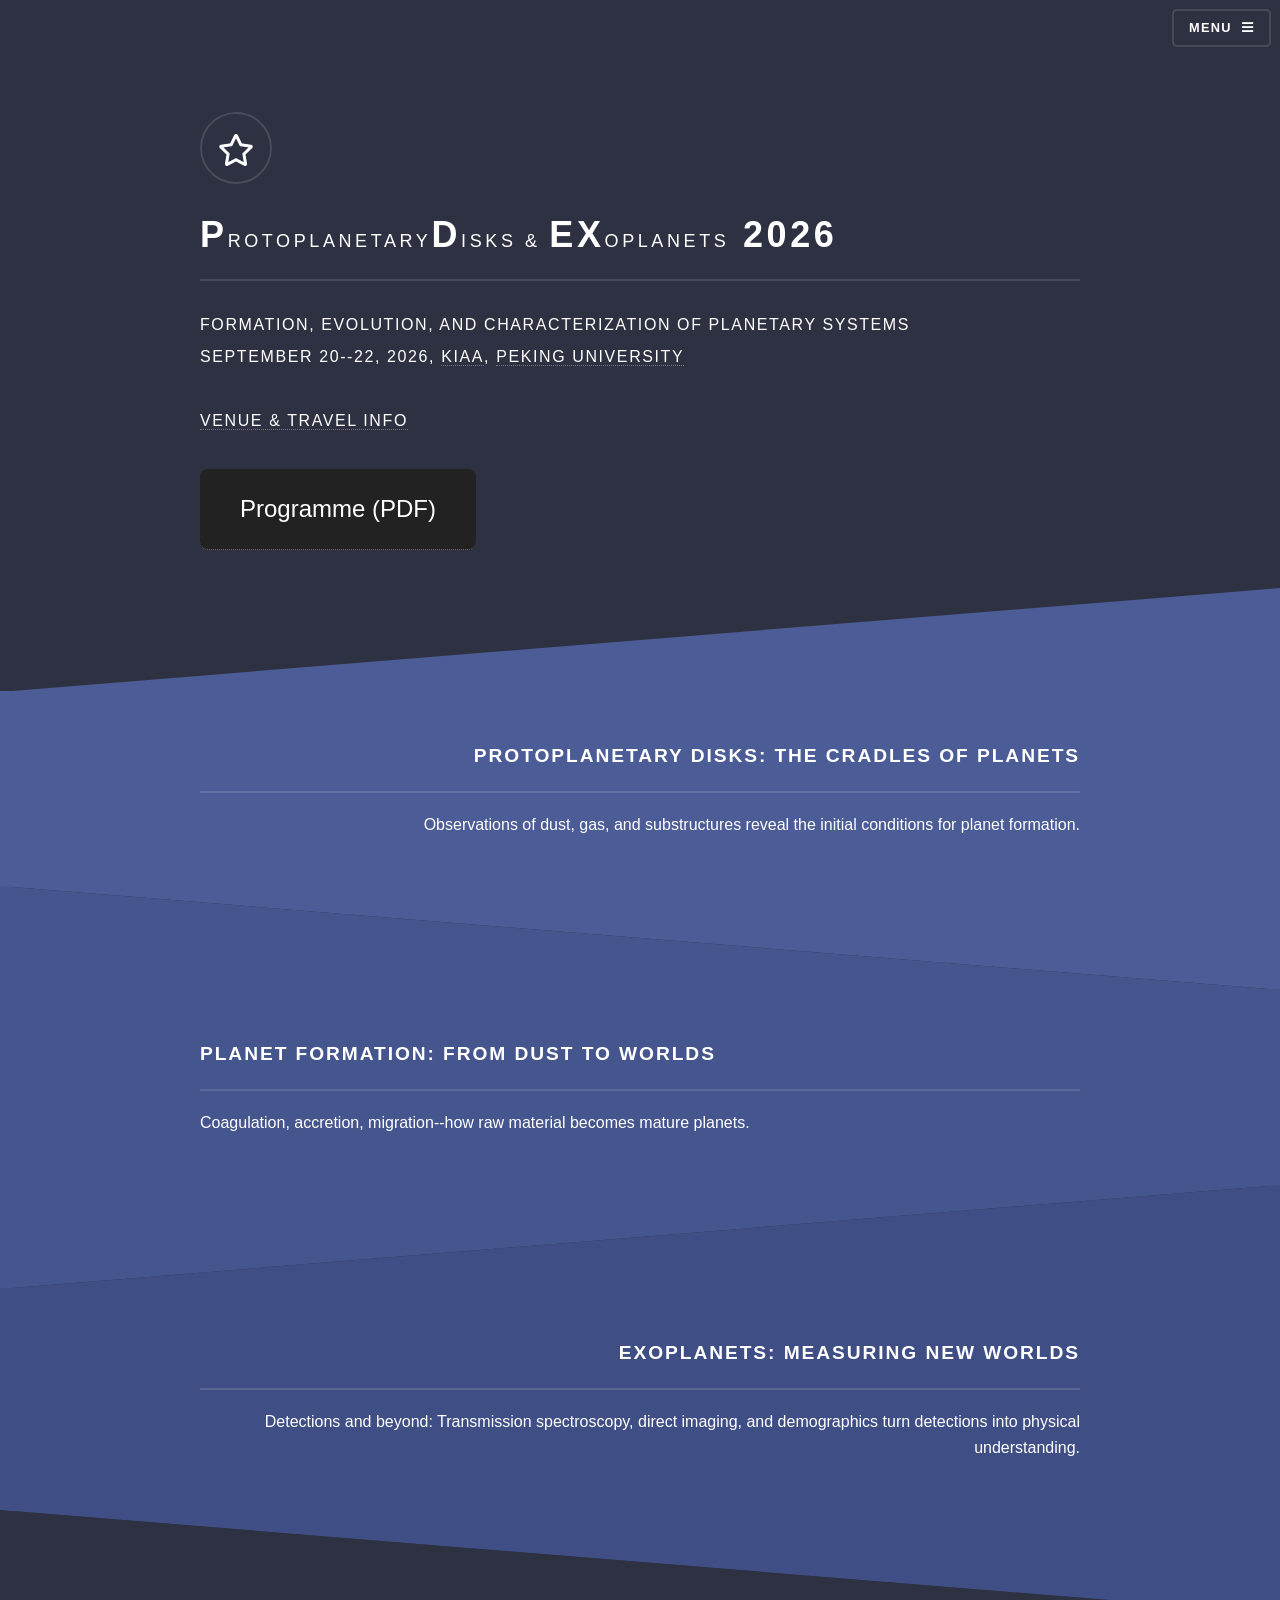
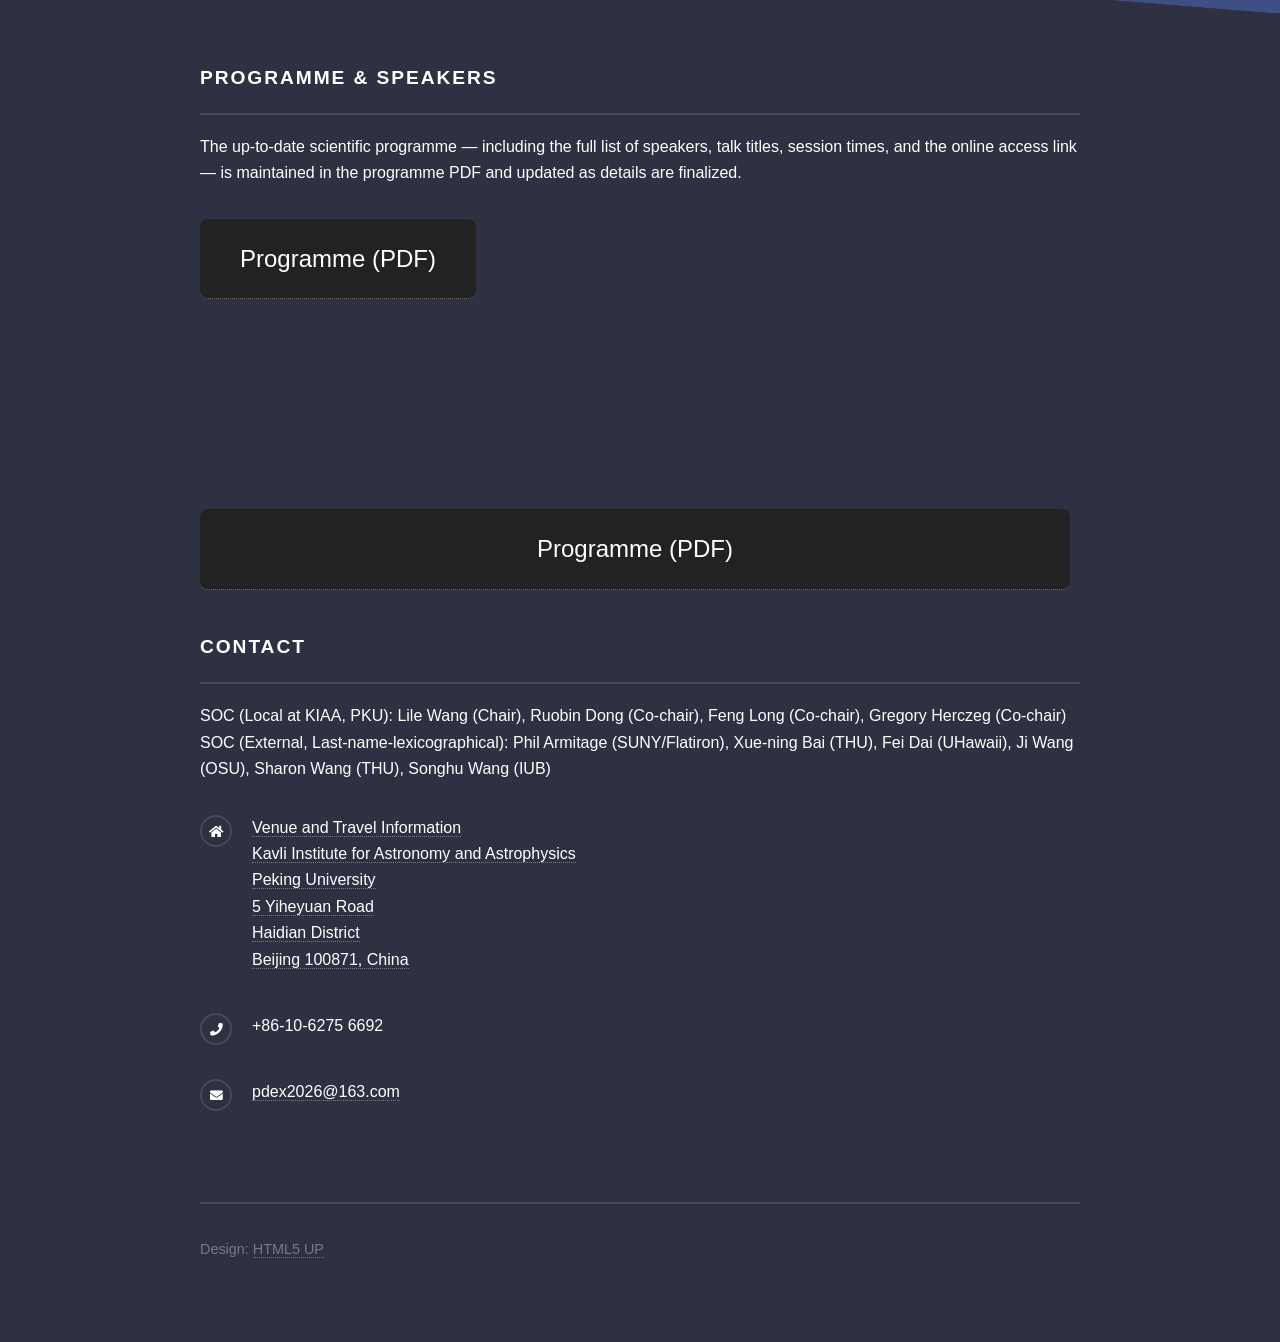
<file: index.html>
<!DOCTYPE HTML>
<!--
	Solid State by HTML5 UP
	html5up.net | @ajlkn
	Free for personal and commercial use under the CCA 3.0 license (html5up.net/license)
  -->
<html lang="en">
  <head>
	<title>PDEx2026</title>
	<meta charset="utf-8" />
	<meta name="viewport" content="width=device-width, initial-scale=1, user-scalable=no" />
	<link rel="stylesheet" href="assets/css/main.css" />
	<noscript><link rel="stylesheet" href="assets/css/noscript.css" /></noscript>
    <style>
      .large-btn {
        display: inline-block; /* Essential for padding and width */
        padding: 20px 40px;    /* Increases size */
        font-size: 24px;       /* Increases text size */
        background-color: #222222;
        color: white;
        text-decoration: none; /* Removes underline */
        border-radius: 8px;    /* Rounded corners */
        text-align: center;
        transition: background-color 0.3s;
        margin: 0 10px 10px 0;
      }
      .large-btn:hover {
        background-color: #444444;
      }
    </style>
  </head>

  <body class="is-preload">

	<!-- Page Wrapper -->
	<div id="page-wrapper">

	  <!-- Header -->
	  <header id="header" class="alt">
		<h1><a href="index.html">PDEx 2026</a></h1>
		<nav>
		  <a href="#menu">Menu</a>          
		</nav>
	  </header>

	  <!-- Menu -->
	  <nav id="menu">
		<div class="inner">
		  <h2>Menu</h2>
		  <ul class="links">
			<li><a href="index.html">Home</a></li>
			<li><a href="accommodation.html">Venue & Travel</a></li>
		  </ul>
		  <a href="#" class="close">Close</a>
		</div>
	  </nav>

	  <!-- Banner -->
	  <section id="banner">
		<div class="inner">
		  <div class="logo"><span class="icon fa-star"></span></div>
		  <h2>P<span style="font-size: 0.5em;">rotoplanetary</span>D<span style="font-size: 0.5em;">isks & </span> 
            Ex<span style="font-size: 0.5em;">oplanets</span> 2026</h2>
		  <p>Formation, Evolution, and Characterization of Planetary Systems <br>
            September 20--22, 2026, <a href="https://kiaa.pku.edu.cn/">KIAA</a>,
            <a href="https://english.pku.edu.cn"> Peking University</a>
          </p>
		  <p> <a href="accommodation.html"> Venue & Travel Info </a> </p>
          <a href="pdex2026_schedule.pdf" class="large-btn">Programme (PDF)</a>
		</div>
	  </section>

	  <!-- Wrapper -->
	  <section id="wrapper">

		<!-- One -->
		<section id="one" class="wrapper spotlight style1">
		  <div class="inner">
			<div class="content">
			  <h2 class="major">Protoplanetary Disks: The Cradles of Planets</h2>
			  <p>Observations of dust, gas, and substructures reveal the initial conditions for planet formation.</p>
			  <!-- <a href="#" class="special">Learn more</a> -->
			</div>
		  </div>
		</section>

		<!-- Two -->
		<section id="two" class="wrapper alt spotlight style2">
		  <div class="inner">
			<div class="content">
			  <h2 class="major">Planet Formation: From Dust to Worlds</h2>
			  <p>Coagulation, accretion, migration--how raw material becomes mature planets.</p>
			  <!-- <a href="#" class="special">Learn more</a> -->
			</div>
		  </div>
		</section>

		<!-- Three -->
		<section id="three" class="wrapper spotlight style3">
		  <div class="inner">
			<div class="content">
			  <h2 class="major">Exoplanets: Measuring New Worlds</h2>
			  <p>Detections and beyond: Transmission spectroscopy, direct imaging, and demographics turn detections into physical understanding.</p>
			  <!-- <a href="#" class="special">Learn more</a> -->
			</div>
		  </div>
		</section>

		<!-- Four -->
		<section id="four" class="wrapper alt style1">
		  <div class="inner">
			<h2 class="major">Programme &amp; Speakers</h2>
			<p>The up-to-date scientific programme &mdash; including the full list of
			   speakers, talk titles, session times, and the online access link &mdash;
			   is maintained in the programme PDF and updated as details are finalized.</p>
			<a href="pdex2026_schedule.pdf" class="large-btn">Programme (PDF)</a>
		  </div>
		</section>
      </section>

      <!-- Footer -->
	  <section id="footer">
		<div class="inner">
          <a href="pdex2026_schedule.pdf" class="large-btn">Programme (PDF)</a>

          
		  <h2 class="major">
            <br> Contact</h2>
		  <p>SOC (Local at KIAA, PKU): Lile Wang (Chair), Ruobin Dong (Co-chair),
            Feng Long (Co-chair), Gregory Herczeg (Co-chair) <br>
            SOC (External, Last-name-lexicographical): Phil Armitage (SUNY/Flatiron),
            Xue-ning Bai (THU), Fei Dai (UHawaii), Ji Wang (OSU),
            Sharon Wang (THU), Songhu Wang (IUB)  </p>
		  
		  <!-- <form method="post" action="#"> -->
			<!-- 	<div class="fields"> -->
			  <!-- 		<div class="field"> -->
				<!-- 			<label for="name">Name</label> -->
				<!-- 			<input type="text" name="name" id="name" /> -->
				<!-- 		</div> -->
			  <!-- 		<div class="field"> -->
				<!-- 			<label for="inst">Institute</label> -->
				<!-- 			<input type="text" name="inst" id="inst" /> -->
				<!-- 		</div>                                     -->
			  <!-- 		<div class="field"> -->
				<!-- 			<label for="email">Email</label> -->
				<!-- 			<input type="email" name="email" id="email" /> -->
				<!-- 		</div> -->
			  <!-- 		<div class="field"> -->
				<!-- 			<label for="abs">Title and Abstract</label> -->
				<!-- 			<textarea name="abs" id="abs" rows="4"></textarea> -->
				<!-- 		</div> -->
			  <!-- 	</div> -->
			<!-- 	<ul class="actions"> -->
			  <!-- 		<li><input type="submit" value="Submit Abstract" /></li> -->
			  <!-- 	</ul> -->
			<!-- </form> -->
		  <ul class="contact">
            <li class="icon solid fa-home">
              <a href="accommodation.html">Venue and Travel Information <br>
              Kavli Institute for Astronomy and Astrophysics <br>
              Peking University <br>
              5 Yiheyuan Road <br>
              Haidian District <br>
              Beijing 100871, China
              </a>              
			</li>
			<li class="icon solid fa-phone">+86-10-6275 6692</li>
			<li class="icon solid fa-envelope"><a href="mailto:pdex2026@163.com">pdex2026@163.com</a></li>
			<!-- <li class="icon brands fa-twitter"><a href="#">twitter.com/untitled-tld</a></li> -->
			<!-- <li class="icon brands fa-facebook-f"><a href="#">facebook.com/untitled-tld</a></li> -->
			<!-- <li class="icon brands fa-instagram"><a href="#">instagram.com/untitled-tld</a></li> -->
		  </ul>
		  <ul class="copyright">
			<li>Design: <a href="http://html5up.net">HTML5 UP</a></li>
		  </ul>
		</div>
      </section>
    </div>

	<!-- Scripts -->
	<script src="assets/js/jquery.min.js"></script>
	<script src="assets/js/jquery.scrollex.min.js"></script>
	<script src="assets/js/browser.min.js"></script>
	<script src="assets/js/breakpoints.min.js"></script>
	<script src="assets/js/util.js"></script>
	<script src="assets/js/main.js"></script>
  </body>
</html>
</file>
<file: assets/css/noscript.css>
/*
	Solid State by HTML5 UP
	html5up.net | @ajlkn
	Free for personal and commercial use under the CCA 3.0 license (html5up.net/license)
*/

/* Banner */

	body.is-preload #banner .logo {
		-moz-transform: none;
		-webkit-transform: none;
		-ms-transform: none;
		transform: none;
		opacity: 1;
	}

	body.is-preload #banner h2 {
		opacity: 1;
		-moz-transform: none;
		-webkit-transform: none;
		-ms-transform: none;
		transform: none;
		-moz-filter: none;
		-webkit-filter: none;
		-ms-filter: none;
		filter: none;
	}

	body.is-preload #banner p {
		opacity: 01;
		-moz-transform: none;
		-webkit-transform: none;
		-ms-transform: none;
		transform: none;
		-moz-filter: none;
		-webkit-filter: none;
		-ms-filter: none;
		filter: none;
	}
</file>
<file: assets/css/main.css>
@import url(fontawesome-all.min.css);
/* @import url("https://fonts.googleapis.com/css?family=Raleway:200,700|Source+Sans+Pro:300,600,300italic,600italic"); */

/*
	Solid State by HTML5 UP
	html5up.net | @ajlkn
	Free for personal and commercial use under the CCA 3.0 license (html5up.net/license)
*/

html, body, div, span, applet, object,
iframe, h1, h2, h3, h4, h5, h6, p, blockquote,
pre, a, abbr, acronym, address, big, cite,
code, del, dfn, em, img, ins, kbd, q, s, samp,
small, strike, strong, sub, sup, tt, var, b,
u, i, center, dl, dt, dd, ol, ul, li, fieldset,
form, label, legend, table, caption, tbody,
tfoot, thead, tr, th, td, article, aside,
canvas, details, embed, figure, figcaption,
footer, header, hgroup, menu, nav, output, ruby,
section, summary, time, mark, audio, video {
	margin: 0;
	padding: 0;
	border: 0;
	font-size: 100%;
	font: inherit;
	vertical-align: baseline;}

article, aside, details, figcaption, figure,
footer, header, hgroup, menu, nav, section {
	display: block;}

body {
	line-height: 1;
}

ol, ul {
	list-style: none;
}

blockquote, q {
	quotes: none;
}

	blockquote:before, blockquote:after, q:before, q:after {
		content: '';
		content: none;
	}

table {
	border-collapse: collapse;
	border-spacing: 0;
}

body {
	-webkit-text-size-adjust: none;
}

mark {
	background-color: transparent;
	color: inherit;
}

input::-moz-focus-inner {
	border: 0;
	padding: 0;
}

input, select, textarea {
	-moz-appearance: none;
	-webkit-appearance: none;
	-ms-appearance: none;
	appearance: none;
}

/* Basic */

	@-ms-viewport {
		width: device-width;
	}

	body {
		-ms-overflow-style: scrollbar;
	}

	@media screen and (max-width: 480px) {

		html, body {
			min-width: 320px;
		}

	}

	html {
		box-sizing: border-box;
	}

	*, *:before, *:after {
		box-sizing: inherit;
	}

	body {
		background-color: #2e3141;
		background-image: linear-gradient(to top, rgba(46, 49, 65, 0.8), rgba(46, 49, 65, 0.8));
		background-size: auto,
 cover;
		background-attachment: fixed,
 fixed;
		background-position: center,
 center;
	}

		body.is-preload *, body.is-preload *:before, body.is-preload *:after {
			-moz-animation: none !important;
			-webkit-animation: none !important;
			-ms-animation: none !important;
			animation: none !important;
			-moz-transition: none !important;
			-webkit-transition: none !important;
			-ms-transition: none !important;
			transition: none !important;
		}

/* Type */

	body, input, select, textarea {
		color: #ffffff;
		font-family: "Source Sans Pro", Helvetica, sans-serif;
		font-size: 16.5pt;
		font-weight: 300;
		line-height: 1.65;
	}

		@media screen and (max-width: 1680px) {

			body, input, select, textarea {
				font-size: 13pt;
			}

		}

		@media screen and (max-width: 1280px) {

			body, input, select, textarea {
				font-size: 12pt;
			}

		}

		@media screen and (max-width: 980px) {

			body, input, select, textarea {
				font-size: 12pt;
			}

		}

		@media screen and (max-width: 736px) {

			body, input, select, textarea {
				font-size: 12pt;
			}

		}

		@media screen and (max-width: 480px) {

			body, input, select, textarea {
				font-size: 12pt;
			}

		}

	a {
		-moz-transition: color 0.2s ease-in-out, border-bottom-color 0.2s ease-in-out;
		-webkit-transition: color 0.2s ease-in-out, border-bottom-color 0.2s ease-in-out;
		-ms-transition: color 0.2s ease-in-out, border-bottom-color 0.2s ease-in-out;
		transition: color 0.2s ease-in-out, border-bottom-color 0.2s ease-in-out;
		border-bottom: dotted 1px rgba(255, 255, 255, 0.35);
		color: #ffffff;
		text-decoration: none;
	}

	a:hover {
		border-bottom-color: transparent;
		color: #ffffff !important;
	}

    a.large-btn-block {
        display: block;
        width: 100%;
        padding: 15px 0;
        font-size: 20px;
        /* Other styles same as above */
    }

	a.special:not(.button) {
		text-decoration: none;
		border-bottom: 0;
		display: block;
		font-family:  Helvetica, sans-serif;
		font-size: 0.8em;
		font-weight: 700;
		letter-spacing: 0.1em;
		margin: 0 0 2em 0;
		text-transform: uppercase;
	}

	a.special:not(.button):before {
		-moz-osx-font-smoothing: grayscale;
		-webkit-font-smoothing: antialiased;
		display: inline-block;
		font-style: normal;
		font-variant: normal;
		text-rendering: auto;
		line-height: 1;
		text-transform: none !important;
		font-family: 'Font Awesome 5 Free';
		font-weight: 900;
	}

	a.special:not(.button):before {
		-moz-transition: background-color 0.2s ease-in-out;
		-webkit-transition: background-color 0.2s ease-in-out;
		-ms-transition: background-color 0.2s ease-in-out;
		transition: background-color 0.2s ease-in-out;
		border-radius: 100%;
		border: solid 2px rgba(255, 255, 255, 0.125);
		content: '\f105';
		display: inline-block;
		font-size: 1.25em;
		height: 2em;
		line-height: 1.75em;
		margin-right: 0.85em;
		text-align: center;
		text-indent: 0.15em;
		vertical-align: middle;
		width: 2em;
	}

	a.special:not(.button):hover:before {
		background-color: rgba(255, 255, 255, 0.025);
	}

	a.special:not(.button):active:before {
		background-color: rgba(255, 255, 255, 0.075);
	}


	strong, b {
		color: #ffffff;
		font-weight: 600;
	}

	em, i {
		font-style: italic;
	}

	p {
		margin: 0 0 2em 0;
	}

	h1, h2, h3, h4, h5, h6 {
		color: #ffffff;
		font-family:  Helvetica, sans-serif;
		font-weight: 700;
		letter-spacing: 0.1em;
		margin: 0 0 1em 0;
		text-transform: uppercase;
	}

		h1 a, h2 a, h3 a, h4 a, h5 a, h6 a {
			color: inherit;
			text-decoration: none;
			border-bottom: 0;
		}

		h1 span, h2 span, h3 span, h4 span, h5 span, h6 span {
			font-weight: 200;
		}

		h1.major, h2.major, h3.major, h4.major, h5.major, h6.major {
			padding-bottom: 1em;
			border-bottom: solid 2px rgba(255, 255, 255, 0.125);
		}

	h2 {
		font-size: 1.2em;
	}

	h3 {
		font-size: 0.9em;
	}

	h4 {
		font-size: 0.7em;
	}

	h5 {
		font-size: 0.7em;
	}

	h6 {
		font-size: 0.7em;
	}

	@media screen and (max-width: 736px) {

		h2 {
			font-size: 1em;
		}

		h3 {
			font-size: 0.8em;
		}

	}

	sub {
		font-size: 0.8em;
		position: relative;
		top: 0.5em;
	}

	sup {
		font-size: 0.8em;
		position: relative;
		top: -0.5em;
	}

	blockquote {
		border-left: solid 4px rgba(255, 255, 255, 0.125);
		font-style: italic;
		margin: 0 0 2em 0;
		padding: 0.5em 0 0.5em 2em;
	}

	code {
		background: rgba(255, 255, 255, 0.025);
		border-radius: 5px;
		border: solid 2px rgba(255, 255, 255, 0.125);
		font-family: "Courier New", monospace;
		font-size: 0.9em;
		margin: 0 0.25em;
		padding: 0.25em 0.65em;
	}

	pre {
		-webkit-overflow-scrolling: touch;
		font-family: "Courier New", monospace;
		font-size: 0.9em;
		margin: 0 0 2em 0;
	}

		pre code {
			display: block;
			line-height: 1.75em;
			padding: 1em 1.5em;
			overflow-x: auto;
		}

	hr {
		border: 0;
		border-bottom: solid 2px rgba(255, 255, 255, 0.125);
		margin: 2.5em 0;
	}

		hr.major {
			margin: 4em 0;
		}

	.align-left {
		text-align: left;
	}

	.align-center {
		text-align: center;
	}

	.align-right {
		text-align: right;
	}

/* Row */

	.row {
		display: flex;
		flex-wrap: wrap;
		box-sizing: border-box;
		align-items: stretch;
	}

		.row > * {
			box-sizing: border-box;
		}

		.row.gtr-uniform > * > :last-child {
			margin-bottom: 0;
		}

		.row.aln-left {
			justify-content: flex-start;
		}

		.row.aln-center {
			justify-content: center;
		}

		.row.aln-right {
			justify-content: flex-end;
		}

		.row.aln-top {
			align-items: flex-start;
		}

		.row.aln-middle {
			align-items: center;
		}

		.row.aln-bottom {
			align-items: flex-end;
		}

		.row > .imp {
			order: -1;
		}

		.row > .col-1 {
			width: 8.33333%;
		}

		.row > .off-1 {
			margin-left: 8.33333%;
		}

		.row > .col-2 {
			width: 16.66667%;
		}

		.row > .off-2 {
			margin-left: 16.66667%;
		}

		.row > .col-3 {
			width: 25%;
		}

		.row > .off-3 {
			margin-left: 25%;
		}

		.row > .col-4 {
			width: 33.33333%;
		}

		.row > .off-4 {
			margin-left: 33.33333%;
		}

		.row > .col-5 {
			width: 41.66667%;
		}

		.row > .off-5 {
			margin-left: 41.66667%;
		}

		.row > .col-6 {
			width: 50%;
		}

		.row > .off-6 {
			margin-left: 50%;
		}

		.row > .col-7 {
			width: 58.33333%;
		}

		.row > .off-7 {
			margin-left: 58.33333%;
		}

		.row > .col-8 {
			width: 66.66667%;
		}

		.row > .off-8 {
			margin-left: 66.66667%;
		}

		.row > .col-9 {
			width: 75%;
		}

		.row > .off-9 {
			margin-left: 75%;
		}

		.row > .col-10 {
			width: 83.33333%;
		}

		.row > .off-10 {
			margin-left: 83.33333%;
		}

		.row > .col-11 {
			width: 91.66667%;
		}

		.row > .off-11 {
			margin-left: 91.66667%;
		}

		.row > .col-12 {
			width: 100%;
		}

		.row > .off-12 {
			margin-left: 100%;
		}

		.row.gtr-0 {
			margin-top: 0;
			margin-left: 0em;
		}

			.row.gtr-0 > * {
				padding: 0 0 0 0em;
			}

			.row.gtr-0.gtr-uniform {
				margin-top: 0em;
			}

				.row.gtr-0.gtr-uniform > * {
					padding-top: 0em;
				}

		.row.gtr-25 {
			margin-top: 0;
			margin-left: -0.4375em;
		}

			.row.gtr-25 > * {
				padding: 0 0 0 0.4375em;
			}

			.row.gtr-25.gtr-uniform {
				margin-top: -0.4375em;
			}

				.row.gtr-25.gtr-uniform > * {
					padding-top: 0.4375em;
				}

		.row.gtr-50 {
			margin-top: 0;
			margin-left: -0.875em;
		}

			.row.gtr-50 > * {
				padding: 0 0 0 0.875em;
			}

			.row.gtr-50.gtr-uniform {
				margin-top: -0.875em;
			}

				.row.gtr-50.gtr-uniform > * {
					padding-top: 0.875em;
				}

		.row {
			margin-top: 0;
			margin-left: -1.75em;
		}

			.row > * {
				padding: 0 0 0 1.75em;
			}

			.row.gtr-uniform {
				margin-top: -1.75em;
			}

				.row.gtr-uniform > * {
					padding-top: 1.75em;
				}

		.row.gtr-150 {
			margin-top: 0;
			margin-left: -2.625em;
		}

			.row.gtr-150 > * {
				padding: 0 0 0 2.625em;
			}

			.row.gtr-150.gtr-uniform {
				margin-top: -2.625em;
			}

				.row.gtr-150.gtr-uniform > * {
					padding-top: 2.625em;
				}

		.row.gtr-200 {
			margin-top: 0;
			margin-left: -3.5em;
		}

			.row.gtr-200 > * {
				padding: 0 0 0 3.5em;
			}

			.row.gtr-200.gtr-uniform {
				margin-top: -3.5em;
			}

				.row.gtr-200.gtr-uniform > * {
					padding-top: 3.5em;
				}

		@media screen and (max-width: 1680px) {

			.row {
				display: flex;
				flex-wrap: wrap;
				box-sizing: border-box;
				align-items: stretch;
			}

				.row > * {
					box-sizing: border-box;
				}

				.row.gtr-uniform > * > :last-child {
					margin-bottom: 0;
				}

				.row.aln-left {
					justify-content: flex-start;
				}

				.row.aln-center {
					justify-content: center;
				}

				.row.aln-right {
					justify-content: flex-end;
				}

				.row.aln-top {
					align-items: flex-start;
				}

				.row.aln-middle {
					align-items: center;
				}

				.row.aln-bottom {
					align-items: flex-end;
				}

				.row > .imp-xlarge {
					order: -1;
				}

				.row > .col-1-xlarge {
					width: 8.33333%;
				}

				.row > .off-1-xlarge {
					margin-left: 8.33333%;
				}

				.row > .col-2-xlarge {
					width: 16.66667%;
				}

				.row > .off-2-xlarge {
					margin-left: 16.66667%;
				}

				.row > .col-3-xlarge {
					width: 25%;
				}

				.row > .off-3-xlarge {
					margin-left: 25%;
				}

				.row > .col-4-xlarge {
					width: 33.33333%;
				}

				.row > .off-4-xlarge {
					margin-left: 33.33333%;
				}

				.row > .col-5-xlarge {
					width: 41.66667%;
				}

				.row > .off-5-xlarge {
					margin-left: 41.66667%;
				}

				.row > .col-6-xlarge {
					width: 50%;
				}

				.row > .off-6-xlarge {
					margin-left: 50%;
				}

				.row > .col-7-xlarge {
					width: 58.33333%;
				}

				.row > .off-7-xlarge {
					margin-left: 58.33333%;
				}

				.row > .col-8-xlarge {
					width: 66.66667%;
				}

				.row > .off-8-xlarge {
					margin-left: 66.66667%;
				}

				.row > .col-9-xlarge {
					width: 75%;
				}

				.row > .off-9-xlarge {
					margin-left: 75%;
				}

				.row > .col-10-xlarge {
					width: 83.33333%;
				}

				.row > .off-10-xlarge {
					margin-left: 83.33333%;
				}

				.row > .col-11-xlarge {
					width: 91.66667%;
				}

				.row > .off-11-xlarge {
					margin-left: 91.66667%;
				}

				.row > .col-12-xlarge {
					width: 100%;
				}

				.row > .off-12-xlarge {
					margin-left: 100%;
				}

				.row.gtr-0 {
					margin-top: 0;
					margin-left: 0em;
				}

					.row.gtr-0 > * {
						padding: 0 0 0 0em;
					}

					.row.gtr-0.gtr-uniform {
						margin-top: 0em;
					}

						.row.gtr-0.gtr-uniform > * {
							padding-top: 0em;
						}

				.row.gtr-25 {
					margin-top: 0;
					margin-left: -0.4375em;
				}

					.row.gtr-25 > * {
						padding: 0 0 0 0.4375em;
					}

					.row.gtr-25.gtr-uniform {
						margin-top: -0.4375em;
					}

						.row.gtr-25.gtr-uniform > * {
							padding-top: 0.4375em;
						}

				.row.gtr-50 {
					margin-top: 0;
					margin-left: -0.875em;
				}

					.row.gtr-50 > * {
						padding: 0 0 0 0.875em;
					}

					.row.gtr-50.gtr-uniform {
						margin-top: -0.875em;
					}

						.row.gtr-50.gtr-uniform > * {
							padding-top: 0.875em;
						}

				.row {
					margin-top: 0;
					margin-left: -1.75em;
				}

					.row > * {
						padding: 0 0 0 1.75em;
					}

					.row.gtr-uniform {
						margin-top: -1.75em;
					}

						.row.gtr-uniform > * {
							padding-top: 1.75em;
						}

				.row.gtr-150 {
					margin-top: 0;
					margin-left: -2.625em;
				}

					.row.gtr-150 > * {
						padding: 0 0 0 2.625em;
					}

					.row.gtr-150.gtr-uniform {
						margin-top: -2.625em;
					}

						.row.gtr-150.gtr-uniform > * {
							padding-top: 2.625em;
						}

				.row.gtr-200 {
					margin-top: 0;
					margin-left: -3.5em;
				}

					.row.gtr-200 > * {
						padding: 0 0 0 3.5em;
					}

					.row.gtr-200.gtr-uniform {
						margin-top: -3.5em;
					}

						.row.gtr-200.gtr-uniform > * {
							padding-top: 3.5em;
						}

		}

		@media screen and (max-width: 1280px) {

			.row {
				display: flex;
				flex-wrap: wrap;
				box-sizing: border-box;
				align-items: stretch;
			}

				.row > * {
					box-sizing: border-box;
				}

				.row.gtr-uniform > * > :last-child {
					margin-bottom: 0;
				}

				.row.aln-left {
					justify-content: flex-start;
				}

				.row.aln-center {
					justify-content: center;
				}

				.row.aln-right {
					justify-content: flex-end;
				}

				.row.aln-top {
					align-items: flex-start;
				}

				.row.aln-middle {
					align-items: center;
				}

				.row.aln-bottom {
					align-items: flex-end;
				}

				.row > .imp-large {
					order: -1;
				}

				.row > .col-1-large {
					width: 8.33333%;
				}

				.row > .off-1-large {
					margin-left: 8.33333%;
				}

				.row > .col-2-large {
					width: 16.66667%;
				}

				.row > .off-2-large {
					margin-left: 16.66667%;
				}

				.row > .col-3-large {
					width: 25%;
				}

				.row > .off-3-large {
					margin-left: 25%;
				}

				.row > .col-4-large {
					width: 33.33333%;
				}

				.row > .off-4-large {
					margin-left: 33.33333%;
				}

				.row > .col-5-large {
					width: 41.66667%;
				}

				.row > .off-5-large {
					margin-left: 41.66667%;
				}

				.row > .col-6-large {
					width: 50%;
				}

				.row > .off-6-large {
					margin-left: 50%;
				}

				.row > .col-7-large {
					width: 58.33333%;
				}

				.row > .off-7-large {
					margin-left: 58.33333%;
				}

				.row > .col-8-large {
					width: 66.66667%;
				}

				.row > .off-8-large {
					margin-left: 66.66667%;
				}

				.row > .col-9-large {
					width: 75%;
				}

				.row > .off-9-large {
					margin-left: 75%;
				}

				.row > .col-10-large {
					width: 83.33333%;
				}

				.row > .off-10-large {
					margin-left: 83.33333%;
				}

				.row > .col-11-large {
					width: 91.66667%;
				}

				.row > .off-11-large {
					margin-left: 91.66667%;
				}

				.row > .col-12-large {
					width: 100%;
				}

				.row > .off-12-large {
					margin-left: 100%;
				}

				.row.gtr-0 {
					margin-top: 0;
					margin-left: 0em;
				}

					.row.gtr-0 > * {
						padding: 0 0 0 0em;
					}

					.row.gtr-0.gtr-uniform {
						margin-top: 0em;
					}

						.row.gtr-0.gtr-uniform > * {
							padding-top: 0em;
						}

				.row.gtr-25 {
					margin-top: 0;
					margin-left: -0.4375em;
				}

					.row.gtr-25 > * {
						padding: 0 0 0 0.4375em;
					}

					.row.gtr-25.gtr-uniform {
						margin-top: -0.4375em;
					}

						.row.gtr-25.gtr-uniform > * {
							padding-top: 0.4375em;
						}

				.row.gtr-50 {
					margin-top: 0;
					margin-left: -0.875em;
				}

					.row.gtr-50 > * {
						padding: 0 0 0 0.875em;
					}

					.row.gtr-50.gtr-uniform {
						margin-top: -0.875em;
					}

						.row.gtr-50.gtr-uniform > * {
							padding-top: 0.875em;
						}

				.row {
					margin-top: 0;
					margin-left: -1.75em;
				}

					.row > * {
						padding: 0 0 0 1.75em;
					}

					.row.gtr-uniform {
						margin-top: -1.75em;
					}

						.row.gtr-uniform > * {
							padding-top: 1.75em;
						}

				.row.gtr-150 {
					margin-top: 0;
					margin-left: -2.625em;
				}

					.row.gtr-150 > * {
						padding: 0 0 0 2.625em;
					}

					.row.gtr-150.gtr-uniform {
						margin-top: -2.625em;
					}

						.row.gtr-150.gtr-uniform > * {
							padding-top: 2.625em;
						}

				.row.gtr-200 {
					margin-top: 0;
					margin-left: -3.5em;
				}

					.row.gtr-200 > * {
						padding: 0 0 0 3.5em;
					}

					.row.gtr-200.gtr-uniform {
						margin-top: -3.5em;
					}

						.row.gtr-200.gtr-uniform > * {
							padding-top: 3.5em;
						}

		}

		@media screen and (max-width: 980px) {

			.row {
				display: flex;
				flex-wrap: wrap;
				box-sizing: border-box;
				align-items: stretch;
			}

				.row > * {
					box-sizing: border-box;
				}

				.row.gtr-uniform > * > :last-child {
					margin-bottom: 0;
				}

				.row.aln-left {
					justify-content: flex-start;
				}

				.row.aln-center {
					justify-content: center;
				}

				.row.aln-right {
					justify-content: flex-end;
				}

				.row.aln-top {
					align-items: flex-start;
				}

				.row.aln-middle {
					align-items: center;
				}

				.row.aln-bottom {
					align-items: flex-end;
				}

				.row > .imp-medium {
					order: -1;
				}

				.row > .col-1-medium {
					width: 8.33333%;
				}

				.row > .off-1-medium {
					margin-left: 8.33333%;
				}

				.row > .col-2-medium {
					width: 16.66667%;
				}

				.row > .off-2-medium {
					margin-left: 16.66667%;
				}

				.row > .col-3-medium {
					width: 25%;
				}

				.row > .off-3-medium {
					margin-left: 25%;
				}

				.row > .col-4-medium {
					width: 33.33333%;
				}

				.row > .off-4-medium {
					margin-left: 33.33333%;
				}

				.row > .col-5-medium {
					width: 41.66667%;
				}

				.row > .off-5-medium {
					margin-left: 41.66667%;
				}

				.row > .col-6-medium {
					width: 50%;
				}

				.row > .off-6-medium {
					margin-left: 50%;
				}

				.row > .col-7-medium {
					width: 58.33333%;
				}

				.row > .off-7-medium {
					margin-left: 58.33333%;
				}

				.row > .col-8-medium {
					width: 66.66667%;
				}

				.row > .off-8-medium {
					margin-left: 66.66667%;
				}

				.row > .col-9-medium {
					width: 75%;
				}

				.row > .off-9-medium {
					margin-left: 75%;
				}

				.row > .col-10-medium {
					width: 83.33333%;
				}

				.row > .off-10-medium {
					margin-left: 83.33333%;
				}

				.row > .col-11-medium {
					width: 91.66667%;
				}

				.row > .off-11-medium {
					margin-left: 91.66667%;
				}

				.row > .col-12-medium {
					width: 100%;
				}

				.row > .off-12-medium {
					margin-left: 100%;
				}

				.row.gtr-0 {
					margin-top: 0;
					margin-left: 0em;
				}

					.row.gtr-0 > * {
						padding: 0 0 0 0em;
					}

					.row.gtr-0.gtr-uniform {
						margin-top: 0em;
					}

						.row.gtr-0.gtr-uniform > * {
							padding-top: 0em;
						}

				.row.gtr-25 {
					margin-top: 0;
					margin-left: -0.4375em;
				}

					.row.gtr-25 > * {
						padding: 0 0 0 0.4375em;
					}

					.row.gtr-25.gtr-uniform {
						margin-top: -0.4375em;
					}

						.row.gtr-25.gtr-uniform > * {
							padding-top: 0.4375em;
						}

				.row.gtr-50 {
					margin-top: 0;
					margin-left: -0.875em;
				}

					.row.gtr-50 > * {
						padding: 0 0 0 0.875em;
					}

					.row.gtr-50.gtr-uniform {
						margin-top: -0.875em;
					}

						.row.gtr-50.gtr-uniform > * {
							padding-top: 0.875em;
						}

				.row {
					margin-top: 0;
					margin-left: -1.75em;
				}

					.row > * {
						padding: 0 0 0 1.75em;
					}

					.row.gtr-uniform {
						margin-top: -1.75em;
					}

						.row.gtr-uniform > * {
							padding-top: 1.75em;
						}

				.row.gtr-150 {
					margin-top: 0;
					margin-left: -2.625em;
				}

					.row.gtr-150 > * {
						padding: 0 0 0 2.625em;
					}

					.row.gtr-150.gtr-uniform {
						margin-top: -2.625em;
					}

						.row.gtr-150.gtr-uniform > * {
							padding-top: 2.625em;
						}

				.row.gtr-200 {
					margin-top: 0;
					margin-left: -3.5em;
				}

					.row.gtr-200 > * {
						padding: 0 0 0 3.5em;
					}

					.row.gtr-200.gtr-uniform {
						margin-top: -3.5em;
					}

						.row.gtr-200.gtr-uniform > * {
							padding-top: 3.5em;
						}

		}

		@media screen and (max-width: 736px) {

			.row {
				display: flex;
				flex-wrap: wrap;
				box-sizing: border-box;
				align-items: stretch;
			}

				.row > * {
					box-sizing: border-box;
				}

				.row.gtr-uniform > * > :last-child {
					margin-bottom: 0;
				}

				.row.aln-left {
					justify-content: flex-start;
				}

				.row.aln-center {
					justify-content: center;
				}

				.row.aln-right {
					justify-content: flex-end;
				}

				.row.aln-top {
					align-items: flex-start;
				}

				.row.aln-middle {
					align-items: center;
				}

				.row.aln-bottom {
					align-items: flex-end;
				}

				.row > .imp-small {
					order: -1;
				}

				.row > .col-1-small {
					width: 8.33333%;
				}

				.row > .off-1-small {
					margin-left: 8.33333%;
				}

				.row > .col-2-small {
					width: 16.66667%;
				}

				.row > .off-2-small {
					margin-left: 16.66667%;
				}

				.row > .col-3-small {
					width: 25%;
				}

				.row > .off-3-small {
					margin-left: 25%;
				}

				.row > .col-4-small {
					width: 33.33333%;
				}

				.row > .off-4-small {
					margin-left: 33.33333%;
				}

				.row > .col-5-small {
					width: 41.66667%;
				}

				.row > .off-5-small {
					margin-left: 41.66667%;
				}

				.row > .col-6-small {
					width: 50%;
				}

				.row > .off-6-small {
					margin-left: 50%;
				}

				.row > .col-7-small {
					width: 58.33333%;
				}

				.row > .off-7-small {
					margin-left: 58.33333%;
				}

				.row > .col-8-small {
					width: 66.66667%;
				}

				.row > .off-8-small {
					margin-left: 66.66667%;
				}

				.row > .col-9-small {
					width: 75%;
				}

				.row > .off-9-small {
					margin-left: 75%;
				}

				.row > .col-10-small {
					width: 83.33333%;
				}

				.row > .off-10-small {
					margin-left: 83.33333%;
				}

				.row > .col-11-small {
					width: 91.66667%;
				}

				.row > .off-11-small {
					margin-left: 91.66667%;
				}

				.row > .col-12-small {
					width: 100%;
				}

				.row > .off-12-small {
					margin-left: 100%;
				}

				.row.gtr-0 {
					margin-top: 0;
					margin-left: 0em;
				}

					.row.gtr-0 > * {
						padding: 0 0 0 0em;
					}

					.row.gtr-0.gtr-uniform {
						margin-top: 0em;
					}

						.row.gtr-0.gtr-uniform > * {
							padding-top: 0em;
						}

				.row.gtr-25 {
					margin-top: 0;
					margin-left: -0.3125em;
				}

					.row.gtr-25 > * {
						padding: 0 0 0 0.3125em;
					}

					.row.gtr-25.gtr-uniform {
						margin-top: -0.3125em;
					}

						.row.gtr-25.gtr-uniform > * {
							padding-top: 0.3125em;
						}

				.row.gtr-50 {
					margin-top: 0;
					margin-left: -0.625em;
				}

					.row.gtr-50 > * {
						padding: 0 0 0 0.625em;
					}

					.row.gtr-50.gtr-uniform {
						margin-top: -0.625em;
					}

						.row.gtr-50.gtr-uniform > * {
							padding-top: 0.625em;
						}

				.row {
					margin-top: 0;
					margin-left: -1.25em;
				}

					.row > * {
						padding: 0 0 0 1.25em;
					}

					.row.gtr-uniform {
						margin-top: -1.25em;
					}

						.row.gtr-uniform > * {
							padding-top: 1.25em;
						}

				.row.gtr-150 {
					margin-top: 0;
					margin-left: -1.875em;
				}

					.row.gtr-150 > * {
						padding: 0 0 0 1.875em;
					}

					.row.gtr-150.gtr-uniform {
						margin-top: -1.875em;
					}

						.row.gtr-150.gtr-uniform > * {
							padding-top: 1.875em;
						}

				.row.gtr-200 {
					margin-top: 0;
					margin-left: -2.5em;
				}

					.row.gtr-200 > * {
						padding: 0 0 0 2.5em;
					}

					.row.gtr-200.gtr-uniform {
						margin-top: -2.5em;
					}

						.row.gtr-200.gtr-uniform > * {
							padding-top: 2.5em;
						}

		}

		@media screen and (max-width: 480px) {

			.row {
				display: flex;
				flex-wrap: wrap;
				box-sizing: border-box;
				align-items: stretch;
			}

				.row > * {
					box-sizing: border-box;
				}

				.row.gtr-uniform > * > :last-child {
					margin-bottom: 0;
				}

				.row.aln-left {
					justify-content: flex-start;
				}

				.row.aln-center {
					justify-content: center;
				}

				.row.aln-right {
					justify-content: flex-end;
				}

				.row.aln-top {
					align-items: flex-start;
				}

				.row.aln-middle {
					align-items: center;
				}

				.row.aln-bottom {
					align-items: flex-end;
				}

				.row > .imp-xsmall {
					order: -1;
				}

				.row > .col-1-xsmall {
					width: 8.33333%;
				}

				.row > .off-1-xsmall {
					margin-left: 8.33333%;
				}

				.row > .col-2-xsmall {
					width: 16.66667%;
				}

				.row > .off-2-xsmall {
					margin-left: 16.66667%;
				}

				.row > .col-3-xsmall {
					width: 25%;
				}

				.row > .off-3-xsmall {
					margin-left: 25%;
				}

				.row > .col-4-xsmall {
					width: 33.33333%;
				}

				.row > .off-4-xsmall {
					margin-left: 33.33333%;
				}

				.row > .col-5-xsmall {
					width: 41.66667%;
				}

				.row > .off-5-xsmall {
					margin-left: 41.66667%;
				}

				.row > .col-6-xsmall {
					width: 50%;
				}

				.row > .off-6-xsmall {
					margin-left: 50%;
				}

				.row > .col-7-xsmall {
					width: 58.33333%;
				}

				.row > .off-7-xsmall {
					margin-left: 58.33333%;
				}

				.row > .col-8-xsmall {
					width: 66.66667%;
				}

				.row > .off-8-xsmall {
					margin-left: 66.66667%;
				}

				.row > .col-9-xsmall {
					width: 75%;
				}

				.row > .off-9-xsmall {
					margin-left: 75%;
				}

				.row > .col-10-xsmall {
					width: 83.33333%;
				}

				.row > .off-10-xsmall {
					margin-left: 83.33333%;
				}

				.row > .col-11-xsmall {
					width: 91.66667%;
				}

				.row > .off-11-xsmall {
					margin-left: 91.66667%;
				}

				.row > .col-12-xsmall {
					width: 100%;
				}

				.row > .off-12-xsmall {
					margin-left: 100%;
				}

				.row.gtr-0 {
					margin-top: 0;
					margin-left: 0em;
				}

					.row.gtr-0 > * {
						padding: 0 0 0 0em;
					}

					.row.gtr-0.gtr-uniform {
						margin-top: 0em;
					}

						.row.gtr-0.gtr-uniform > * {
							padding-top: 0em;
						}

				.row.gtr-25 {
					margin-top: 0;
					margin-left: -0.3125em;
				}

					.row.gtr-25 > * {
						padding: 0 0 0 0.3125em;
					}

					.row.gtr-25.gtr-uniform {
						margin-top: -0.3125em;
					}

						.row.gtr-25.gtr-uniform > * {
							padding-top: 0.3125em;
						}

				.row.gtr-50 {
					margin-top: 0;
					margin-left: -0.625em;
				}

					.row.gtr-50 > * {
						padding: 0 0 0 0.625em;
					}

					.row.gtr-50.gtr-uniform {
						margin-top: -0.625em;
					}

						.row.gtr-50.gtr-uniform > * {
							padding-top: 0.625em;
						}

				.row {
					margin-top: 0;
					margin-left: -1.25em;
				}

					.row > * {
						padding: 0 0 0 1.25em;
					}

					.row.gtr-uniform {
						margin-top: -1.25em;
					}

						.row.gtr-uniform > * {
							padding-top: 1.25em;
						}

				.row.gtr-150 {
					margin-top: 0;
					margin-left: -1.875em;
				}

					.row.gtr-150 > * {
						padding: 0 0 0 1.875em;
					}

					.row.gtr-150.gtr-uniform {
						margin-top: -1.875em;
					}

						.row.gtr-150.gtr-uniform > * {
							padding-top: 1.875em;
						}

				.row.gtr-200 {
					margin-top: 0;
					margin-left: -2.5em;
				}

					.row.gtr-200 > * {
						padding: 0 0 0 2.5em;
					}

					.row.gtr-200.gtr-uniform {
						margin-top: -2.5em;
					}

						.row.gtr-200.gtr-uniform > * {
							padding-top: 2.5em;
						}

		}

		@media screen and (max-width: 360px) {

			.row {
				display: flex;
				flex-wrap: wrap;
				box-sizing: border-box;
				align-items: stretch;
			}

				.row > * {
					box-sizing: border-box;
				}

				.row.gtr-uniform > * > :last-child {
					margin-bottom: 0;
				}

				.row.aln-left {
					justify-content: flex-start;
				}

				.row.aln-center {
					justify-content: center;
				}

				.row.aln-right {
					justify-content: flex-end;
				}

				.row.aln-top {
					align-items: flex-start;
				}

				.row.aln-middle {
					align-items: center;
				}

				.row.aln-bottom {
					align-items: flex-end;
				}

				.row > .imp-xxsmall {
					order: -1;
				}

				.row > .col-1-xxsmall {
					width: 8.33333%;
				}

				.row > .off-1-xxsmall {
					margin-left: 8.33333%;
				}

				.row > .col-2-xxsmall {
					width: 16.66667%;
				}

				.row > .off-2-xxsmall {
					margin-left: 16.66667%;
				}

				.row > .col-3-xxsmall {
					width: 25%;
				}

				.row > .off-3-xxsmall {
					margin-left: 25%;
				}

				.row > .col-4-xxsmall {
					width: 33.33333%;
				}

				.row > .off-4-xxsmall {
					margin-left: 33.33333%;
				}

				.row > .col-5-xxsmall {
					width: 41.66667%;
				}

				.row > .off-5-xxsmall {
					margin-left: 41.66667%;
				}

				.row > .col-6-xxsmall {
					width: 50%;
				}

				.row > .off-6-xxsmall {
					margin-left: 50%;
				}

				.row > .col-7-xxsmall {
					width: 58.33333%;
				}

				.row > .off-7-xxsmall {
					margin-left: 58.33333%;
				}

				.row > .col-8-xxsmall {
					width: 66.66667%;
				}

				.row > .off-8-xxsmall {
					margin-left: 66.66667%;
				}

				.row > .col-9-xxsmall {
					width: 75%;
				}

				.row > .off-9-xxsmall {
					margin-left: 75%;
				}

				.row > .col-10-xxsmall {
					width: 83.33333%;
				}

				.row > .off-10-xxsmall {
					margin-left: 83.33333%;
				}

				.row > .col-11-xxsmall {
					width: 91.66667%;
				}

				.row > .off-11-xxsmall {
					margin-left: 91.66667%;
				}

				.row > .col-12-xxsmall {
					width: 100%;
				}

				.row > .off-12-xxsmall {
					margin-left: 100%;
				}

				.row.gtr-0 {
					margin-top: 0;
					margin-left: 0em;
				}

					.row.gtr-0 > * {
						padding: 0 0 0 0em;
					}

					.row.gtr-0.gtr-uniform {
						margin-top: 0em;
					}

						.row.gtr-0.gtr-uniform > * {
							padding-top: 0em;
						}

				.row.gtr-25 {
					margin-top: 0;
					margin-left: -0.3125em;
				}

					.row.gtr-25 > * {
						padding: 0 0 0 0.3125em;
					}

					.row.gtr-25.gtr-uniform {
						margin-top: -0.3125em;
					}

						.row.gtr-25.gtr-uniform > * {
							padding-top: 0.3125em;
						}

				.row.gtr-50 {
					margin-top: 0;
					margin-left: -0.625em;
				}

					.row.gtr-50 > * {
						padding: 0 0 0 0.625em;
					}

					.row.gtr-50.gtr-uniform {
						margin-top: -0.625em;
					}

						.row.gtr-50.gtr-uniform > * {
							padding-top: 0.625em;
						}

				.row {
					margin-top: 0;
					margin-left: -1.25em;
				}

					.row > * {
						padding: 0 0 0 1.25em;
					}

					.row.gtr-uniform {
						margin-top: -1.25em;
					}

						.row.gtr-uniform > * {
							padding-top: 1.25em;
						}

				.row.gtr-150 {
					margin-top: 0;
					margin-left: -1.875em;
				}

					.row.gtr-150 > * {
						padding: 0 0 0 1.875em;
					}

					.row.gtr-150.gtr-uniform {
						margin-top: -1.875em;
					}

						.row.gtr-150.gtr-uniform > * {
							padding-top: 1.875em;
						}

				.row.gtr-200 {
					margin-top: 0;
					margin-left: -2.5em;
				}

					.row.gtr-200 > * {
						padding: 0 0 0 2.5em;
					}

					.row.gtr-200.gtr-uniform {
						margin-top: -2.5em;
					}

						.row.gtr-200.gtr-uniform > * {
							padding-top: 2.5em;
						}

		}

/* Section/Article */

	section.special, article.special {
		text-align: center;
	}

/* Form */

	form {
		margin: 0 0 2em 0;
	}

		form > :last-child {
			margin-bottom: 0;
		}

		form > .fields {
			display: -moz-flex;
			display: -webkit-flex;
			display: -ms-flex;
			display: flex;
			-moz-flex-wrap: wrap;
			-webkit-flex-wrap: wrap;
			-ms-flex-wrap: wrap;
			flex-wrap: wrap;
			width: calc(100% + 3em);
			margin: -1.5em 0 2em -1.5em;
		}

			form > .fields > .field {
				-moz-flex-grow: 0;
				-webkit-flex-grow: 0;
				-ms-flex-grow: 0;
				flex-grow: 0;
				-moz-flex-shrink: 0;
				-webkit-flex-shrink: 0;
				-ms-flex-shrink: 0;
				flex-shrink: 0;
				padding: 1.5em 0 0 1.5em;
				width: calc(100% - 1.5em);
			}

				form > .fields > .field.half {
					width: calc(50% - 0.75em);
				}

				form > .fields > .field.third {
					width: calc(100%/3 - 0.5em);
				}

				form > .fields > .field.quarter {
					width: calc(25% - 0.375em);
				}

		@media screen and (max-width: 480px) {

			form > .fields {
				width: calc(100% + 3em);
				margin: -1.5em 0 2em -1.5em;
			}

				form > .fields > .field {
					padding: 1.5em 0 0 1.5em;
					width: calc(100% - 1.5em);
				}

					form > .fields > .field.half {
						width: calc(100% - 1.5em);
					}

					form > .fields > .field.third {
						width: calc(100% - 1.5em);
					}

					form > .fields > .field.quarter {
						width: calc(100% - 1.5em);
					}

		}

	label {
		color: #ffffff;
		display: block;
		font-family:  Helvetica, sans-serif;
		font-size: 0.8em;
		font-weight: 700;
		letter-spacing: 0.1em;
		margin: 0 0 0.7em 0;
		text-transform: uppercase;
	}

	input[type="text"],
	input[type="password"],
	input[type="email"],
	input[type="tel"],
	select,
	textarea {
		-moz-appearance: none;
		-webkit-appearance: none;
		-ms-appearance: none;
		appearance: none;
		background: rgba(255, 255, 255, 0.025);
		border-radius: 5px;
		border: none;
		border: solid 2px rgba(255, 255, 255, 0.125);
		color: inherit;
		display: block;
		outline: 0;
		padding: 0 1em;
		text-decoration: none;
		width: 100%;
	}

		input[type="text"]:invalid,
		input[type="password"]:invalid,
		input[type="email"]:invalid,
		input[type="tel"]:invalid,
		select:invalid,
		textarea:invalid {
			box-shadow: none;
		}

		input[type="text"]:focus,
		input[type="password"]:focus,
		input[type="email"]:focus,
		input[type="tel"]:focus,
		select:focus,
		textarea:focus {
			border-color: #5b6ba6;
		}

	select {
		background-image: url("data:image/svg+xml;charset=utf8,%3Csvg xmlns='http://www.w3.org/2000/svg' width='40' height='40' preserveAspectRatio='none' viewBox='0 0 40 40'%3E%3Cpath d='M9.4,12.3l10.4,10.4l10.4-10.4c0.2-0.2,0.5-0.4,0.9-0.4c0.3,0,0.6,0.1,0.9,0.4l3.3,3.3c0.2,0.2,0.4,0.5,0.4,0.9 c0,0.4-0.1,0.6-0.4,0.9L20.7,31.9c-0.2,0.2-0.5,0.4-0.9,0.4c-0.3,0-0.6-0.1-0.9-0.4L4.3,17.3c-0.2-0.2-0.4-0.5-0.4-0.9 c0-0.4,0.1-0.6,0.4-0.9l3.3-3.3c0.2-0.2,0.5-0.4,0.9-0.4S9.1,12.1,9.4,12.3z' fill='rgba(255, 255, 255, 0.125)' /%3E%3C/svg%3E");
		background-size: 1.25rem;
		background-repeat: no-repeat;
		background-position: calc(100% - 1rem) center;
		height: 2.75em;
		padding-right: 2.75em;
		text-overflow: ellipsis;
	}

		select option {
			color: #ffffff;
			background: #2e3141;
		}

		select:focus::-ms-value {
			background-color: transparent;
		}

		select::-ms-expand {
			display: none;
		}

	input[type="text"],
	input[type="password"],
	input[type="email"],
	select {
		height: 2.75em;
	}

	textarea {
		padding: 0.75em 1em;
	}

	input[type="checkbox"],
	input[type="radio"] {
		-moz-appearance: none;
		-webkit-appearance: none;
		-ms-appearance: none;
		appearance: none;
		display: block;
		float: left;
		margin-right: -2em;
		opacity: 0;
		width: 1em;
		z-index: -1;
	}

		input[type="checkbox"] + label,
		input[type="radio"] + label {
			text-decoration: none;
			color: #ffffff;
			cursor: pointer;
			display: inline-block;
			font-size: 1em;
			font-family: "Source Sans Pro", Helvetica, sans-serif;
			text-transform: none;
			letter-spacing: 0;
			font-weight: 300;
			padding-left: 2.4em;
			padding-right: 0.75em;
			position: relative;
		}

			input[type="checkbox"] + label:before,
			input[type="radio"] + label:before {
				-moz-osx-font-smoothing: grayscale;
				-webkit-font-smoothing: antialiased;
				display: inline-block;
				font-style: normal;
				font-variant: normal;
				text-rendering: auto;
				line-height: 1;
				text-transform: none !important;
				font-family: 'Font Awesome 5 Free';
				font-weight: 900;
			}

			input[type="checkbox"] + label:before,
			input[type="radio"] + label:before {
				background: rgba(255, 255, 255, 0.025);
				border-radius: 5px;
				border: solid 2px rgba(255, 255, 255, 0.125);
				content: '';
				display: inline-block;
				font-size: 0.8em;
				height: 2.0625em;
				left: 0;
				line-height: 2.0625em;
				position: absolute;
				text-align: center;
				top: 0;
				width: 2.0625em;
			}

		input[type="checkbox"]:checked + label:before,
		input[type="radio"]:checked + label:before {
			background: #ffffff;
			border-color: #ffffff;
			content: '\f00c';
			color: #2e3141;
		}

		input[type="checkbox"]:focus + label:before,
		input[type="radio"]:focus + label:before {
			border-color: #4c5c96;
		}

	input[type="checkbox"] + label:before {
		border-radius: 5px;
	}

	input[type="radio"] + label:before {
		border-radius: 100%;
	}

	::-webkit-input-placeholder {
		color: rgba(255, 255, 255, 0.35) !important;
		opacity: 1.0;
	}

	:-moz-placeholder {
		color: rgba(255, 255, 255, 0.35) !important;
		opacity: 1.0;
	}

	::-moz-placeholder {
		color: rgba(255, 255, 255, 0.35) !important;
		opacity: 1.0;
	}

	:-ms-input-placeholder {
		color: rgba(255, 255, 255, 0.35) !important;
		opacity: 1.0;
	}

/* Box */

	.box {
		border-radius: 5px;
		border: solid 2px rgba(255, 255, 255, 0.125);
		margin-bottom: 2em;
		padding: 1.5em;
	}

		.box > :last-child,
		.box > :last-child > :last-child,
		.box > :last-child > :last-child > :last-child {
			margin-bottom: 0;
		}

		.box.alt {
			border: 0;
			border-radius: 0;
			padding: 0;
		}

/* Icon */

	.icon {
		text-decoration: none;
		border-bottom: none;
		position: relative;
	}

		.icon:before {
			-moz-osx-font-smoothing: grayscale;
			-webkit-font-smoothing: antialiased;
			display: inline-block;
			font-style: normal;
			font-variant: normal;
			text-rendering: auto;
			line-height: 1;
			text-transform: none !important;
			font-family: 'Font Awesome 5 Free';
			font-weight: 400;
		}

		.icon > .label {
			display: none;
		}

		.icon:before {
			line-height: inherit;
		}

		.icon.solid:before {
			font-weight: 900;
		}

		.icon.brands:before {
			font-family: 'Font Awesome 5 Brands';
		}

/* Image */

	.image {
		border-radius: 5px;
		border: 0;
		display: inline-block;
		position: relative;
	}

		.image img {
			border-radius: 5px;
			display: block;
		}

		.image.left, .image.right {
			max-width: 40%;
		}

			.image.left img, .image.right img {
				width: 100%;
			}

		.image.left {
			float: left;
			padding: 0 1.5em 1em 0;
			top: 0.25em;
		}

		.image.right {
			float: right;
			padding: 0 0 1em 1.5em;
			top: 0.25em;
		}

		.image.fit {
			display: block;
			margin: 0 0 2em 0;
			width: 100%;
		}

			.image.fit img {
				width: 100%;
			}

		.image.main {
			display: block;
			margin: 0 0 3em 0;
			width: 100%;
		}

			.image.main img {
				width: 100%;
			}

/* List */

	ol {
		list-style: decimal;
		margin: 0 0 2em 0;
		padding-left: 1.25em;
	}

		ol li {
			padding-left: 0.25em;
		}

	ul {
		list-style: disc;
		margin: 0 0 2em 0;
		padding-left: 1em;
	}

		ul li {
			padding-left: 0.5em;
		}

		ul.alt {
			list-style: none;
			padding-left: 0;
		}

			ul.alt li {
				border-top: solid 1px rgba(255, 255, 255, 0.125);
				padding: 0.5em 0;
			}

				ul.alt li:first-child {
					border-top: 0;
					padding-top: 0;
				}

	dl {
		margin: 0 0 2em 0;
	}

		dl dt {
			display: block;
			font-weight: 600;
			margin: 0 0 1em 0;
		}

		dl dd {
			margin-left: 2em;
		}

/* Actions */

	ul.actions {
		display: -moz-flex;
		display: -webkit-flex;
		display: -ms-flex;
		display: flex;
		cursor: default;
		list-style: none;
		margin-left: -1em;
		padding-left: 0;
	}

		ul.actions li {
			padding: 0 0 0 1em;
			vertical-align: middle;
		}

		ul.actions.special {
			-moz-justify-content: center;
			-webkit-justify-content: center;
			-ms-justify-content: center;
			justify-content: center;
			width: 100%;
			margin-left: 0;
		}

			ul.actions.special li:first-child {
				padding-left: 0;
			}

		ul.actions.stacked {
			-moz-flex-direction: column;
			-webkit-flex-direction: column;
			-ms-flex-direction: column;
			flex-direction: column;
			margin-left: 0;
		}

			ul.actions.stacked li {
				padding: 1.3em 0 0 0;
			}

				ul.actions.stacked li:first-child {
					padding-top: 0;
				}

		ul.actions.fit {
			width: calc(100% + 1em);
		}

			ul.actions.fit li {
				-moz-flex-grow: 1;
				-webkit-flex-grow: 1;
				-ms-flex-grow: 1;
				flex-grow: 1;
				-moz-flex-shrink: 1;
				-webkit-flex-shrink: 1;
				-ms-flex-shrink: 1;
				flex-shrink: 1;
				width: 100%;
			}

				ul.actions.fit li > * {
					width: 100%;
				}

			ul.actions.fit.stacked {
				width: 100%;
			}

		@media screen and (max-width: 480px) {

			ul.actions:not(.fixed) {
				-moz-flex-direction: column;
				-webkit-flex-direction: column;
				-ms-flex-direction: column;
				flex-direction: column;
				margin-left: 0;
				width: 100% !important;
			}

				ul.actions:not(.fixed) li {
					-moz-flex-grow: 1;
					-webkit-flex-grow: 1;
					-ms-flex-grow: 1;
					flex-grow: 1;
					-moz-flex-shrink: 1;
					-webkit-flex-shrink: 1;
					-ms-flex-shrink: 1;
					flex-shrink: 1;
					padding: 1em 0 0 0;
					text-align: center;
					width: 100%;
				}

					ul.actions:not(.fixed) li > * {
						width: 100%;
					}

					ul.actions:not(.fixed) li:first-child {
						padding-top: 0;
					}

					ul.actions:not(.fixed) li input[type="submit"],
					ul.actions:not(.fixed) li input[type="reset"],
					ul.actions:not(.fixed) li input[type="button"],
					ul.actions:not(.fixed) li button,
					ul.actions:not(.fixed) li .button {
						width: 100%;
					}

						ul.actions:not(.fixed) li input[type="submit"].icon:before,
						ul.actions:not(.fixed) li input[type="reset"].icon:before,
						ul.actions:not(.fixed) li input[type="button"].icon:before,
						ul.actions:not(.fixed) li button.icon:before,
						ul.actions:not(.fixed) li .button.icon:before {
							margin-left: -0.5rem;
						}

		}

/* Icons */

	ul.icons {
		cursor: default;
		list-style: none;
		padding-left: 0;
	}

		ul.icons li {
			display: inline-block;
			padding: 0 1em 0 0;
		}

			ul.icons li:last-child {
				padding-right: 0;
			}

			ul.icons li .icon:before {
				font-size: 1.25em;
			}

/* Contact */

	ul.contact {
		list-style: none;
		padding: 0;
	}

		ul.contact li {
			text-decoration: none;
			margin: 2.5em 0 0 0;
			padding: 0 0 0 3.25em;
			position: relative;
		}

			ul.contact li:before {
				-moz-osx-font-smoothing: grayscale;
				-webkit-font-smoothing: antialiased;
				display: inline-block;
				font-style: normal;
				font-variant: normal;
				text-rendering: auto;
				line-height: 1;
				text-transform: none !important;
				font-family: 'Font Awesome 5 Free';
				font-weight: 400;
			}

			ul.contact li:before {
				border-radius: 100%;
				border: solid 2px rgba(255, 255, 255, 0.125);
				display: inline-block;
				font-size: 0.8em;
				height: 2.5em;
				left: 0;
				line-height: 2.35em;
				position: absolute;
				text-align: center;
				top: 0;
				width: 2.5em;
			}

			ul.contact li:first-child {
				margin-top: 0;
			}

		@media screen and (max-width: 736px) {

			ul.contact li {
				margin: 1.5em 0 0 0;
			}

		}

/* Pagination */

	ul.pagination {
		cursor: default;
		list-style: none;
		padding-left: 0;
	}

		ul.pagination li {
			display: inline-block;
			padding-left: 0;
			vertical-align: middle;
		}

			ul.pagination li > .page {
				-moz-transition: background-color 0.2s ease-in-out, color 0.2s ease-in-out;
				-webkit-transition: background-color 0.2s ease-in-out, color 0.2s ease-in-out;
				-ms-transition: background-color 0.2s ease-in-out, color 0.2s ease-in-out;
				transition: background-color 0.2s ease-in-out, color 0.2s ease-in-out;
				border-bottom: 0;
				border-radius: 5px;
				display: inline-block;
				height: 1.5em;
				line-height: 1.5em;
				margin: 0 0.125em;
				min-width: 1.5em;
				padding: 0 0.5em;
				text-align: center;
			}

				ul.pagination li > .page:hover {
					background-color: rgba(255, 255, 255, 0.025);
				}

				ul.pagination li > .page.active {
					background-color: #4c5c96;
				}

			ul.pagination li:first-child {
				padding-right: 0.75em;
			}

			ul.pagination li:last-child {
				padding-left: 0.75em;
			}

		@media screen and (max-width: 480px) {

			ul.pagination li:nth-child(n+2):nth-last-child(n+2) {
				display: none;
			}

			ul.pagination li .button {
				width: 100%;
			}

			ul.pagination li:first-child {
				width: calc(50% - 2px);
				text-align: left;
				padding-right: 0.325em;
			}

			ul.pagination li:last-child {
				width: calc(50% - 2px);
				text-align: right;
				padding-left: 0.325em;
			}

		}

/* Table */

	.table-wrapper {
		-webkit-overflow-scrolling: touch;
		overflow-x: auto;
	}

	table {
		margin: 0 0 2em 0;
		width: 100%;
	}

		table tbody tr {
			border: solid 1px rgba(255, 255, 255, 0.125);
			border-left: 0;
			border-right: 0;
		}

			table tbody tr:nth-child(2n + 1) {
				background-color: rgba(255, 255, 255, 0.025);
			}

		table td {
			padding: 0.75em 0.75em;
		}

		table th {
			color: #ffffff;
			font-size: 0.9em;
			font-weight: 600;
			padding: 0 0.75em 0.75em 0.75em;
			text-align: left;
		}

		table thead {
			border-bottom: solid 2px rgba(255, 255, 255, 0.125);
		}

		table tfoot {
			border-top: solid 2px rgba(255, 255, 255, 0.125);
		}

		table.alt {
			border-collapse: separate;
		}

			table.alt tbody tr td {
				border: solid 1px rgba(255, 255, 255, 0.125);
				border-left-width: 0;
				border-top-width: 0;
			}

				table.alt tbody tr td:first-child {
					border-left-width: 1px;
				}

			table.alt tbody tr:first-child td {
				border-top-width: 1px;
			}

			table.alt thead {
				border-bottom: 0;
			}

			table.alt tfoot {
				border-top: 0;
			}

/* Button */

	input[type="submit"],
	input[type="reset"],
	input[type="button"],
	button,
	.button {
		-moz-appearance: none;
		-webkit-appearance: none;
		-ms-appearance: none;
		appearance: none;
		-moz-transition: background-color 0.2s ease-in-out;
		-webkit-transition: background-color 0.2s ease-in-out;
		-ms-transition: background-color 0.2s ease-in-out;
		transition: background-color 0.2s ease-in-out;
		background-color: transparent;
		border-radius: 5px;
		border: 0;
		box-shadow: inset 0 0 0 2px rgba(255, 255, 255, 0.125);
		color: #ffffff !important;
		cursor: pointer;
		display: inline-block;
		font-family:  Helvetica, sans-serif;
		font-size: 0.8em;
		font-weight: 700;
		height: 3.75em;
		letter-spacing: 0.1em;
		line-height: 3.75em;
		padding: 0 2.25em;
		text-align: center;
		text-decoration: none;
		text-transform: uppercase;
		white-space: nowrap;
	}

		input[type="submit"]:hover,
		input[type="reset"]:hover,
		input[type="button"]:hover,
		button:hover,
		.button:hover {
			background-color: rgba(255, 255, 255, 0.025);
		}

		input[type="submit"]:active,
		input[type="reset"]:active,
		input[type="button"]:active,
		button:active,
		.button:active {
			background-color: rgba(255, 255, 255, 0.075);
		}

		input[type="submit"].icon:before,
		input[type="reset"].icon:before,
		input[type="button"].icon:before,
		button.icon:before,
		.button.icon:before {
			margin-right: 0.5em;
			color: rgba(255, 255, 255, 0.35);
		}

		input[type="submit"].primary,
		input[type="reset"].primary,
		input[type="button"].primary,
		button.primary,
		.button.primary {
			background-color: #4c5c96;
			box-shadow: none;
		}

			input[type="submit"].primary:hover,
			input[type="reset"].primary:hover,
			input[type="button"].primary:hover,
			button.primary:hover,
			.button.primary:hover {
				background-color: #53639e;
			}

			input[type="submit"].primary:active,
			input[type="reset"].primary:active,
			input[type="button"].primary:active,
			button.primary:active,
			.button.primary:active {
				background-color: #45558d;
			}

			input[type="submit"].primary.icon:before,
			input[type="reset"].primary.icon:before,
			input[type="button"].primary.icon:before,
			button.primary.icon:before,
			.button.primary.icon:before {
				color: #7985b0;
			}

		input[type="submit"].fit,
		input[type="reset"].fit,
		input[type="button"].fit,
		button.fit,
		.button.fit {
			width: 100%;
		}

		input[type="submit"].small,
		input[type="reset"].small,
		input[type="button"].small,
		button.small,
		.button.small {
			font-size: 0.6em;
		}

		input[type="submit"].large,
		input[type="reset"].large,
		input[type="button"].large,
		button.large,
		.button.large {
			font-size: 1em;
		}

		input[type="submit"].disabled, input[type="submit"]:disabled,
		input[type="reset"].disabled,
		input[type="reset"]:disabled,
		input[type="button"].disabled,
		input[type="button"]:disabled,
		button.disabled,
		button:disabled,
		.button.disabled,
		.button:disabled {
			opacity: 0.25;
		}

		@media screen and (max-width: 480px) {

			input[type="submit"],
			input[type="reset"],
			input[type="button"],
			button,
			.button {
				padding: 0;
			}

		}

/* Features */

	.features {
		display: -moz-flex;
		display: -webkit-flex;
		display: -ms-flex;
		display: flex;
		-moz-flex-wrap: wrap;
		-webkit-flex-wrap: wrap;
		-ms-flex-wrap: wrap;
		flex-wrap: wrap;
		margin: 0 0 2em 0;
	}

		.features article {
			padding: 1.75em 1.75em 0.1em 1.75em ;
			background-color: #353849;
			border-radius: 5px;
			margin: 1.5em 3em 1.5em 0;
			width: calc(50% - 1.5em);
		}

			.features article:nth-child(2n) {
				margin-right: 0;
			}

			.features article .image {
				border-radius: 5px 5px 0 0;
				display: block;
				margin-bottom: 1.75em;
				margin-left: -1.75em;
				margin-top: -1.75em;
				position: relative;
				width: calc(100% + 3.5em);
			}

				.features article .image img {
					border-radius: 5px 5px 0 0;
					width: 100%;
				}

		@media screen and (max-width: 980px) {

			.features article {
				margin: 1em 2em 1em 0;
				width: calc(50% - 1em);
			}

		}

		@media screen and (max-width: 736px) {

			.features article {
				padding: 1.5em 1.5em 0.1em 1.5em ;
				margin: 0.875em 1.75em 0.875em 0;
				width: calc(50% - 0.875em - 1px);
			}

				.features article .image {
					margin-bottom: 1.5em;
					margin-left: -1.5em;
					margin-top: -1.5em;
					width: calc(100% + 3em);
				}

		}

		@media screen and (max-width: 480px) {

			.features {
				display: block;
			}

				.features article {
					width: 100%;
					margin: 0 0 2em 0 !important;
				}

		}

/* Header */

	#header {
		-moz-transition: background-color 0.2s ease-in-out;
		-webkit-transition: background-color 0.2s ease-in-out;
		-ms-transition: background-color 0.2s ease-in-out;
		transition: background-color 0.2s ease-in-out;
		background-color: rgba(53, 56, 73, 0.95);
		height: 3.5em;
		left: 0;
		line-height: 3.5em;
		padding: 0 1.25em;
		position: fixed;
		top: 0;
		width: 100%;
		z-index: 10000;
	}

		#header h1 {
			-moz-transition: opacity 0.2s ease-in-out, visibility 0.2s;
			-webkit-transition: opacity 0.2s ease-in-out, visibility 0.2s;
			-ms-transition: opacity 0.2s ease-in-out, visibility 0.2s;
			transition: opacity 0.2s ease-in-out, visibility 0.2s;
			border-bottom: 0;
			font-size: 0.8em;
			margin-bottom: 0;
			opacity: 1;
			visibility: visible;
		}

			#header h1 a {
				border: 0;
			}

		#header nav {
			font-family:  Helvetica, sans-serif;
			font-size: 0.8em;
			font-weight: 700;
			height: 3em;
			letter-spacing: 0.1em;
			line-height: 3em;
			position: absolute;
			right: 0.7em;
			text-transform: uppercase;
			top: 0.7em;
		}

			#header nav a {
				border: 0;
				display: inline-block;
				padding: 0 1em;
			}

				#header nav a:before {
					float: right;
					margin-left: 0.75em;
				}

				#header nav a[href="#menu"] {
					text-decoration: none;
					-moz-transition: background-color 0.2s ease-in-out;
					-webkit-transition: background-color 0.2s ease-in-out;
					-ms-transition: background-color 0.2s ease-in-out;
					transition: background-color 0.2s ease-in-out;
					border-radius: 5px;
					box-shadow: inset 0 0 0 2px rgba(255, 255, 255, 0.125);
					padding: 0 1.35em;
				}

					#header nav a[href="#menu"]:before {
						-moz-osx-font-smoothing: grayscale;
						-webkit-font-smoothing: antialiased;
						display: inline-block;
						font-style: normal;
						font-variant: normal;
						text-rendering: auto;
						line-height: 1;
						text-transform: none !important;
						font-family: 'Font Awesome 5 Free';
						font-weight: 900;
					}

					#header nav a[href="#menu"]:before {
						content: '\f0c9';
						line-height: inherit;
					}

					#header nav a[href="#menu"]:hover {
						background-color: rgba(255, 255, 255, 0.025);
					}

					#header nav a[href="#menu"]:active {
						background-color: rgba(255, 255, 255, 0.075);
					}

		#header.alt {
			background-color: transparent;
		}

			#header.alt h1 {
				opacity: 0;
				visibility: hidden;
			}

		@media screen and (max-width: 736px) {

			#header {
				height: 2.75em;
				line-height: 2.75em;
			}

				#header nav {
					top: 0;
					right: 0;
					height: inherit;
					line-height: inherit;
				}

					#header nav a {
						height: inherit;
						line-height: inherit;
					}

						#header nav a[href="#menu"] {
							box-shadow: none;
							padding: 0 1em;
							border-radius: 0;
						}

							#header nav a[href="#menu"]:hover, #header nav a[href="#menu"]:active {
								background-color: inherit;
							}

		}

		@media screen and (max-width: 480px) {

			#header nav a[href="#menu"] {
				width: 4em;
				white-space: nowrap;
				text-indent: 4em;
				position: relative;
			}

				#header nav a[href="#menu"]:before {
					width: inherit;
					position: absolute;
					top: 0;
					left: 0;
					text-indent: 0;
					text-align: right;
					margin-left: 0;
					padding-right: 1.25em;
				}

		}

/* Menu */

	#page-wrapper {
		-moz-transition: -moz-filter 0.25s ease;
		-webkit-transition: -webkit-filter 0.25s ease;
		-ms-transition: -ms-filter 0.25s ease;
		transition: filter 0.25s ease;
	}

	#menu {
		-moz-align-items: center;
		-webkit-align-items: center;
		-ms-align-items: center;
		align-items: center;
		display: -moz-flex;
		display: -webkit-flex;
		display: -ms-flex;
		display: flex;
		-moz-justify-content: center;
		-webkit-justify-content: center;
		-ms-justify-content: center;
		justify-content: center;
		pointer-events: none;
		-moz-transition: opacity 0.35s ease, visibility 0.35s;
		-webkit-transition: opacity 0.35s ease, visibility 0.35s;
		-ms-transition: opacity 0.35s ease, visibility 0.35s;
		transition: opacity 0.35s ease, visibility 0.35s;
		-moz-user-select: none;
		-webkit-user-select: none;
		-ms-user-select: none;
		user-select: none;
		-webkit-tap-highlight-color: rgba(0, 0, 0, 0);
		background: rgba(46, 49, 65, 0.8);
		cursor: default;
		height: 100%;
		left: 0;
		opacity: 0;
		position: fixed;
		text-align: center;
		top: 0;
		visibility: hidden;
		width: 100%;
	}

		#menu .inner {
			padding: 2.5em 1.5em 0.5em 1.5em ;
			-moz-transform: translateY(0.5em);
			-webkit-transform: translateY(0.5em);
			-ms-transform: translateY(0.5em);
			transform: translateY(0.5em);
			-moz-transition: opacity 0.35s ease, -moz-transform 0.35s ease;
			-webkit-transition: opacity 0.35s ease, -webkit-transform 0.35s ease;
			-ms-transition: opacity 0.35s ease, -ms-transform 0.35s ease;
			transition: opacity 0.35s ease, transform 0.35s ease;
			-webkit-overflow-scrolling: touch;
			background: #4c5c96;
			border-radius: 5px;
			display: block;
			max-width: 100%;
			opacity: 0;
			position: relative;
			width: 18em;
		}

		#menu h2 {
			border-bottom: solid 2px rgba(255, 255, 255, 0.125);
			padding-bottom: 1em;
		}

		#menu .close {
			background-image: url("images/close.svg");
			background-position: 75% 25%;
			background-repeat: no-repeat;
			background-size: 2em 2em;
			border: 0;
			content: '';
			display: block;
			height: 4em;
			overflow: hidden;
			position: absolute;
			right: 0;
			text-align: center;
			text-indent: 4em;
			top: 0;
			width: 4em;
		}

		#menu .links {
			list-style: none;
			margin-bottom: 1.5em;
			padding: 0;
		}

			#menu .links li {
				padding: 0;
			}

				#menu .links li a {
					border-radius: 5px;
					border: 0;
					display: block;
					font-family:  Helvetica, sans-serif;
					font-size: 0.8em;
					font-weight: 200;
					letter-spacing: 0.1em;
					line-height: 1.85em;
					padding: 0.75em 0;
					text-transform: uppercase;
				}

					#menu .links li a:hover {
						background: #45558d;
					}

		@media screen and (max-width: 736px) {

			#menu .inner {
				max-height: 100%;
				overflow-y: auto;
				overflow-x: hidden;
			}

				#menu .inner .close {
					background-size: 1.5em 1.5em;
				}

		}

	body.is-menu-visible #page-wrapper {
		-moz-filter: blur(1.5px);
		-webkit-filter: blur(1.5px);
		-ms-filter: blur(1.5px);
		filter: blur(1.5px);
	}

	body.is-menu-visible #menu {
		pointer-events: auto;
		opacity: 1;
		visibility: visible;
	}

		body.is-menu-visible #menu .inner {
			-moz-transform: translateY(0);
			-webkit-transform: translateY(0);
			-ms-transform: translateY(0);
			transform: translateY(0);
			opacity: 1;
		}

/* Banner */

	#banner {
		padding: 10em 0 4.75em 0 ;
	}

		#banner .inner {
			margin: 0 auto;
			width: 55em;
		}

		#banner .logo {
			-moz-transition: opacity 2s ease, -moz-transform 1s ease;
			-webkit-transition: opacity 2s ease, -webkit-transform 1s ease;
			-ms-transition: opacity 2s ease, -ms-transform 1s ease;
			transition: opacity 2s ease, transform 1s ease;
			-moz-transform: translateY(0);
			-webkit-transform: translateY(0);
			-ms-transform: translateY(0);
			transform: translateY(0);
			opacity: 1;
			margin: 0 0 1.3em 0;
		}

			#banner .logo .icon {
				border-radius: 100%;
				border: solid 2px rgba(255, 255, 255, 0.125);
				cursor: default;
				display: inline-block;
				font-size: 2em;
				height: 2.25em;
				line-height: 2.25em;
				text-align: center;
				width: 2.25em;
			}

		#banner h2 {
			-moz-transition: opacity 0.5s ease, -moz-transform 0.5s ease, -moz-filter 0.25s ease;
			-webkit-transition: opacity 0.5s ease, -webkit-transform 0.5s ease, -webkit-filter 0.25s ease;
			-ms-transition: opacity 0.5s ease, -ms-transform 0.5s ease, -ms-filter 0.25s ease;
			transition: opacity 0.5s ease, transform 0.5s ease, filter 0.25s ease;
			-moz-transform: translateX(0);
			-webkit-transform: translateX(0);
			-ms-transform: translateX(0);
			transform: translateX(0);
			-moz-transition-delay: 0.65s;
			-webkit-transition-delay: 0.65s;
			-ms-transition-delay: 0.65s;
			transition-delay: 0.65s;
			-moz-filter: blur(0);
			-webkit-filter: blur(0);
			-ms-filter: blur(0);
			filter: blur(0);
			opacity: 1;
			border-bottom: solid 2px rgba(255, 255, 255, 0.125);
			font-size: 2.25em;
			margin-bottom: 0.8em;
			padding-bottom: 0.4em;
		}

		#banner p {
			-moz-transition: opacity 0.5s ease, -moz-transform 0.5s ease, -moz-filter 0.25s ease;
			-webkit-transition: opacity 0.5s ease, -webkit-transform 0.5s ease, -webkit-filter 0.25s ease;
			-ms-transition: opacity 0.5s ease, -ms-transform 0.5s ease, -ms-filter 0.25s ease;
			transition: opacity 0.5s ease, transform 0.5s ease, filter 0.25s ease;
			-moz-transform: translateX(0);
			-webkit-transform: translateX(0);
			-ms-transform: translateX(0);
			transform: translateX(0);
			-moz-transition-delay: 0.8s;
			-webkit-transition-delay: 0.8s;
			-ms-transition-delay: 0.8s;
			transition-delay: 0.8s;
			-moz-filter: blur(0);
			-webkit-filter: blur(0);
			-ms-filter: blur(0);
			filter: blur(0);
			opacity: 1;
			font-family:  Helvetica, sans-serif;
			font-size: 1em;
			font-weight: 200;
			letter-spacing: 0.1em;
			line-height: 2;
			text-transform: uppercase;
		}

		@media screen and (max-width: 1280px) {

			#banner {
				padding: 7em 0 8.25em 0 ;
				background-color: #2e3141;
				background-image: linear-gradient(to top, rgba(46, 49, 65, 0.8), rgba(46, 49, 65, 0.8));
				background-size: auto,
 cover;
				background-position: center,
 center;
				margin-bottom: -6.5em;
			}

		}

		@media screen and (max-width: 980px) {

			#banner {
				padding: 12em 3em 12.375em 3em ;
				margin-bottom: -4.75em;
			}

				#banner .inner {
					width: 100%;
				}

		}

		@media screen and (max-width: 736px) {

			#banner {
				padding: 5em 2em 4.25em 2em ;
				margin-bottom: -2.5em;
			}

				#banner .logo {
					margin: 0 0 1em 0;
				}

					#banner .logo .icon {
						font-size: 1.5em;
					}

				#banner h2 {
					font-size: 1.5em;
				}

				#banner p {
					font-size: 0.8em;
				}

		}

		body.is-preload #banner .logo {
			-moz-transform: translateY(0.5em);
			-webkit-transform: translateY(0.5em);
			-ms-transform: translateY(0.5em);
			transform: translateY(0.5em);
			opacity: 0;
		}

		body.is-preload #banner h2 {
			opacity: 0;
			-moz-transform: translateX(0.25em);
			-webkit-transform: translateX(0.25em);
			-ms-transform: translateX(0.25em);
			transform: translateX(0.25em);
			-moz-filter: blur(2px);
			-webkit-filter: blur(2px);
			-ms-filter: blur(2px);
			filter: blur(2px);
		}

		body.is-preload #banner p {
			opacity: 0;
			-moz-transform: translateX(0.5em);
			-webkit-transform: translateX(0.5em);
			-ms-transform: translateX(0.5em);
			transform: translateX(0.5em);
			-moz-filter: blur(2px);
			-webkit-filter: blur(2px);
			-ms-filter: blur(2px);
			filter: blur(2px);
		}

/* Wrapper */

	#wrapper > header {
		padding: 11em 0 2.25em 0 ;
	}

		#wrapper > header .inner {
			margin: 0 auto;
			width: 55em;
		}

		#wrapper > header h2 {
			border-bottom: solid 2px rgba(255, 255, 255, 0.125);
			font-size: 2em;
			margin-bottom: 0.8em;
			padding-bottom: 0.4em;
		}

		#wrapper > header p {
			font-family:  Helvetica, sans-serif;
			font-size: 1em;
			font-weight: 200;
			letter-spacing: 0.1em;
			line-height: 2;
			text-transform: uppercase;
		}

	@media screen and (max-width: 1280px) {

		#wrapper > header {
			padding: 9em 0 6.25em 0 ;
			background-color: #2e3141;
			background-image: linear-gradient(to top, rgba(46, 49, 65, 0.8), rgba(46, 49, 65, 0.8));
			background-size: auto,
 cover;
			background-position: center,
 0% 30%;
			margin-bottom: -6.5em;
		}

	}

	@media screen and (max-width: 980px) {

		#wrapper > header {
			padding: 11em 3em 7.375em 3em ;
			background-size: auto,
 cover;
			background-position: center,
 0% 0%;
			margin-bottom: -4.75em;
		}

			#wrapper > header .inner {
				width: 100%;
			}

	}

	@media screen and (max-width: 736px) {

		#wrapper > header {
			padding: 6.5em 2em 3em 2em ;
			background-size: auto,
 125%;
			margin-bottom: -2.5em;
		}

			#wrapper > header h2 {
				font-size: 1.25em;
			}

			#wrapper > header p {
				font-size: 0.8em;
			}

	}

	.wrapper {
		background-color: #2e3141;
		margin: 6.5em 0;
		position: relative;
	}

		.wrapper:before, .wrapper:after {
			background-image: url("data:image/svg+xml;charset=utf8,%3Csvg xmlns='http://www.w3.org/2000/svg' width='100' height='100' viewBox='0 0 100 100' preserveAspectRatio='none'%3E%3Cpolygon points='0,100 100,0 100,100' style='fill:%232e3141%3B' /%3E%3C/svg%3E");
		}

		.wrapper:before {
			box-shadow: inset 0 -1px 0 0 #2e3141, 0 1px 0 0 #2e3141;
		}

		.wrapper:after {
			box-shadow: inset 0 -1px 0 0 #2e3141, 0 1px 0 0 #2e3141;
		}

		.wrapper:before, .wrapper:after {
			background-repeat: no-repeat;
			background-size: 100% 100%;
			content: '';
			display: block;
			height: 6.5em;
			position: absolute;
			width: 100%;
		}

		.wrapper:before {
			left: 0;
			top: -6.5em;
		}

		.wrapper:after {
			-moz-transform: scaleY(-1);
			-webkit-transform: scaleY(-1);
			-ms-transform: scaleY(-1);
			transform: scaleY(-1);
			bottom: -6.5em;
			left: 0;
		}

		.wrapper.alt:before {
			-moz-transform: scaleX(-1);
			-webkit-transform: scaleX(-1);
			-ms-transform: scaleX(-1);
			transform: scaleX(-1);
		}

		.wrapper.alt:after {
			-moz-transform: scaleY(-1) scaleX(-1);
			-webkit-transform: scaleY(-1) scaleX(-1);
			-ms-transform: scaleY(-1) scaleX(-1);
			transform: scaleY(-1) scaleX(-1);
		}

		.wrapper .inner {
			padding: 3em 0 1em 0 ;
			margin: 0 auto;
			width: 55em;
		}

		.wrapper.style2 {
			background-color: #353849;
		}

			.wrapper.style2:before, .wrapper.style2:after {
				background-image: url("data:image/svg+xml;charset=utf8,%3Csvg xmlns='http://www.w3.org/2000/svg' width='100' height='100' viewBox='0 0 100 100' preserveAspectRatio='none'%3E%3Cpolygon points='0,100 100,0 100,100' style='fill:%23353849%3B' /%3E%3C/svg%3E");
			}

			.wrapper.style2:before {
				box-shadow: inset 0 -1px 0 0 #353849, 0 1px 0 0 #353849;
			}

			.wrapper.style2:after {
				box-shadow: inset 0 -1px 0 0 #353849, 0 1px 0 0 #353849;
			}

		.wrapper.style3 {
			background-color: #3d4051;
		}

			.wrapper.style3:before, .wrapper.style3:after {
				background-image: url("data:image/svg+xml;charset=utf8,%3Csvg xmlns='http://www.w3.org/2000/svg' width='100' height='100' viewBox='0 0 100 100' preserveAspectRatio='none'%3E%3Cpolygon points='0,100 100,0 100,100' style='fill:%233d4051%3B' /%3E%3C/svg%3E");
			}

			.wrapper.style3:before {
				box-shadow: inset 0 -1px 0 0 #3d4051, 0 1px 0 0 #3d4051;
			}

			.wrapper.style3:after {
				box-shadow: inset 0 -1px 0 0 #3d4051, 0 1px 0 0 #3d4051;
			}

		.wrapper.style4 {
			background-color: #454858;
		}

			.wrapper.style4:before, .wrapper.style4:after {
				background-image: url("data:image/svg+xml;charset=utf8,%3Csvg xmlns='http://www.w3.org/2000/svg' width='100' height='100' viewBox='0 0 100 100' preserveAspectRatio='none'%3E%3Cpolygon points='0,100 100,0 100,100' style='fill:%23454858%3B' /%3E%3C/svg%3E");
			}

			.wrapper.style4:before {
				box-shadow: inset 0 -1px 0 0 #454858, 0 1px 0 0 #454858;
			}

			.wrapper.style4:after {
				box-shadow: inset 0 -1px 0 0 #454858, 0 1px 0 0 #454858;
			}

		.wrapper.style5 {
			background-color: #4d5060;
		}

			.wrapper.style5:before, .wrapper.style5:after {
				background-image: url("data:image/svg+xml;charset=utf8,%3Csvg xmlns='http://www.w3.org/2000/svg' width='100' height='100' viewBox='0 0 100 100' preserveAspectRatio='none'%3E%3Cpolygon points='0,100 100,0 100,100' style='fill:%234d5060%3B' /%3E%3C/svg%3E");
			}

			.wrapper.style5:before {
				box-shadow: inset 0 -1px 0 0 #4d5060, 0 1px 0 0 #4d5060;
			}

			.wrapper.style5:after {
				box-shadow: inset 0 -1px 0 0 #4d5060, 0 1px 0 0 #4d5060;
			}

		.wrapper.style6 {
			background-color: #555867;
		}

			.wrapper.style6:before, .wrapper.style6:after {
				background-image: url("data:image/svg+xml;charset=utf8,%3Csvg xmlns='http://www.w3.org/2000/svg' width='100' height='100' viewBox='0 0 100 100' preserveAspectRatio='none'%3E%3Cpolygon points='0,100 100,0 100,100' style='fill:%23555867%3B' /%3E%3C/svg%3E");
			}

			.wrapper.style6:before {
				box-shadow: inset 0 -1px 0 0 #555867, 0 1px 0 0 #555867;
			}

			.wrapper.style6:after {
				box-shadow: inset 0 -1px 0 0 #555867, 0 1px 0 0 #555867;
			}

		.wrapper.spotlight {
			background-color: #4c5c96;
		}

			.wrapper.spotlight:before, .wrapper.spotlight:after {
				background-image: url("data:image/svg+xml;charset=utf8,%3Csvg xmlns='http://www.w3.org/2000/svg' width='100' height='100' viewBox='0 0 100 100' preserveAspectRatio='none'%3E%3Cpolygon points='0,100 100,0 100,100' style='fill:%234c5c96%3B' /%3E%3C/svg%3E");
			}

			.wrapper.spotlight:before {
				box-shadow: inset 0 -1px 0 0 #4c5c96, 0 1px 0 0 #4c5c96;
			}

			.wrapper.spotlight:after {
				box-shadow: inset 0 -1px 0 0 #4c5c96, 0 1px 0 0 #4c5c96;
			}

			.wrapper.spotlight .inner {
				display: -moz-flex;
				display: -webkit-flex;
				display: -ms-flex;
				display: flex;
				-moz-align-items: center;
				-webkit-align-items: center;
				-ms-align-items: center;
				align-items: center;
				-moz-flex-direction: row;
				-webkit-flex-direction: row;
				-ms-flex-direction: row;
				flex-direction: row;
			}

			.wrapper.spotlight .image {
				border-radius: 100%;
				margin: 0 3em 2em 0;
				width: 22em;
				overflow: hidden;
				-ms-flex: 1;
			}

				.wrapper.spotlight .image img {
					border-radius: 100%;
					width: 100%;
				}

			.wrapper.spotlight .content {
				width: 100%;
				-ms-flex: 2;
			}

			.wrapper.spotlight:nth-child(2n - 1) .inner {
				-moz-flex-direction: row-reverse;
				-webkit-flex-direction: row-reverse;
				-ms-flex-direction: row-reverse;
				flex-direction: row-reverse;
				text-align: right;
			}

			.wrapper.spotlight:nth-child(2n - 1) .image {
				margin: 0 0 2em 3em;
			}

			.wrapper.spotlight.style2 {
				background-color: #45558d;
			}

				.wrapper.spotlight.style2:before, .wrapper.spotlight.style2:after {
					background-image: url("data:image/svg+xml;charset=utf8,%3Csvg xmlns='http://www.w3.org/2000/svg' width='100' height='100' viewBox='0 0 100 100' preserveAspectRatio='none'%3E%3Cpolygon points='0,100 100,0 100,100' style='fill:%2345558d%3B' /%3E%3C/svg%3E");
				}

				.wrapper.spotlight.style2:before {
					box-shadow: inset 0 -1px 0 0 #45558d, 0 1px 0 0 #45558d;
				}

				.wrapper.spotlight.style2:after {
					box-shadow: inset 0 -1px 0 0 #45558d, 0 1px 0 0 #45558d;
				}

			.wrapper.spotlight.style3 {
				background-color: #3f4e85;
			}

				.wrapper.spotlight.style3:before, .wrapper.spotlight.style3:after {
					background-image: url("data:image/svg+xml;charset=utf8,%3Csvg xmlns='http://www.w3.org/2000/svg' width='100' height='100' viewBox='0 0 100 100' preserveAspectRatio='none'%3E%3Cpolygon points='0,100 100,0 100,100' style='fill:%233f4e85%3B' /%3E%3C/svg%3E");
				}

				.wrapper.spotlight.style3:before {
					box-shadow: inset 0 -1px 0 0 #3f4e85, 0 1px 0 0 #3f4e85;
				}

				.wrapper.spotlight.style3:after {
					box-shadow: inset 0 -1px 0 0 #3f4e85, 0 1px 0 0 #3f4e85;
				}

			.wrapper.spotlight.style4 {
				background-color: #39477c;
			}

				.wrapper.spotlight.style4:before, .wrapper.spotlight.style4:after {
					background-image: url("data:image/svg+xml;charset=utf8,%3Csvg xmlns='http://www.w3.org/2000/svg' width='100' height='100' viewBox='0 0 100 100' preserveAspectRatio='none'%3E%3Cpolygon points='0,100 100,0 100,100' style='fill:%2339477c%3B' /%3E%3C/svg%3E");
				}

				.wrapper.spotlight.style4:before {
					box-shadow: inset 0 -1px 0 0 #39477c, 0 1px 0 0 #39477c;
				}

				.wrapper.spotlight.style4:after {
					box-shadow: inset 0 -1px 0 0 #39477c, 0 1px 0 0 #39477c;
				}

			.wrapper.spotlight.style5 {
				background-color: #324072;
			}

				.wrapper.spotlight.style5:before, .wrapper.spotlight.style5:after {
					background-image: url("data:image/svg+xml;charset=utf8,%3Csvg xmlns='http://www.w3.org/2000/svg' width='100' height='100' viewBox='0 0 100 100' preserveAspectRatio='none'%3E%3Cpolygon points='0,100 100,0 100,100' style='fill:%23324072%3B' /%3E%3C/svg%3E");
				}

				.wrapper.spotlight.style5:before {
					box-shadow: inset 0 -1px 0 0 #324072, 0 1px 0 0 #324072;
				}

				.wrapper.spotlight.style5:after {
					box-shadow: inset 0 -1px 0 0 #324072, 0 1px 0 0 #324072;
				}

			.wrapper.spotlight.style6 {
				background-color: #2d3a69;
			}

				.wrapper.spotlight.style6:before, .wrapper.spotlight.style6:after {
					background-image: url("data:image/svg+xml;charset=utf8,%3Csvg xmlns='http://www.w3.org/2000/svg' width='100' height='100' viewBox='0 0 100 100' preserveAspectRatio='none'%3E%3Cpolygon points='0,100 100,0 100,100' style='fill:%232d3a69%3B' /%3E%3C/svg%3E");
				}

				.wrapper.spotlight.style6:before {
					box-shadow: inset 0 -1px 0 0 #2d3a69, 0 1px 0 0 #2d3a69;
				}

				.wrapper.spotlight.style6:after {
					box-shadow: inset 0 -1px 0 0 #2d3a69, 0 1px 0 0 #2d3a69;
				}

		@media screen and (max-width: 980px) {

			.wrapper {
				margin: 4.75em 0;
			}

				.wrapper:before, .wrapper:after {
					height: 4.75em;
				}

				.wrapper:before {
					top: -4.75em;
				}

				.wrapper:after {
					bottom: -4.75em;
					left: 0;
				}

				.wrapper .inner {
					padding: 3em 3em 1em 3em ;
					width: 100%;
				}

				.wrapper.spotlight .image {
					margin: 0 2em 2em 0;
					width: 32em;
				}

				.wrapper.spotlight:nth-child(2n - 1) .image {
					margin: 0 0 2em 2em;
				}

		}

		@media screen and (max-width: 736px) {

			.wrapper {
				margin: 2.5em 0;
			}

				.wrapper:before, .wrapper:after {
					height: 2.5em;
				}

				.wrapper:before {
					top: -2.5em;
				}

				.wrapper:after {
					bottom: -2.5em;
					left: 0;
				}

				.wrapper .inner {
					padding: 2em 2em 0.1em 2em ;
				}

				.wrapper.spotlight .inner {
					-moz-align-items: -moz-flex-start;
					-webkit-align-items: -webkit-flex-start;
					-ms-align-items: -ms-flex-start;
					align-items: flex-start;
				}

				.wrapper.spotlight .image {
					width: 19em;
					margin: 0 1.75em 2em 0;
				}

				.wrapper.spotlight:nth-child(2n - 1) .image {
					margin: 0 0 2em 1.75em;
				}

		}

		@media screen and (max-width: 480px) {

			.wrapper.spotlight .inner {
				display: block;
			}

			.wrapper.spotlight .image {
				margin: 0 0 1em 0 !important;
				max-width: 85%;
				width: 12em;
			}

		}

		@media screen and (max-width: 360px) {

			.wrapper .inner {
				padding: 2em 1.5em 0.1em 1.5em ;
			}

		}

/* Footer */

	#footer .inner {
		padding: 5em 0 3em 0 ;
		display: -moz-flex;
		display: -webkit-flex;
		display: -ms-flex;
		display: flex;
		-moz-flex-direction: row;
		-webkit-flex-direction: row;
		-ms-flex-direction: row;
		flex-direction: row;
		-moz-flex-wrap: wrap;
		-webkit-flex-wrap: wrap;
		-ms-flex-wrap: wrap;
		flex-wrap: wrap;
		margin: 0 auto;
		width: 55em;
	}

		#footer .inner > * {
			width: 100%;
		}

		#footer .inner form {
			margin: 0 3em 0 0;
			width: calc(50% - 1.5em);
		}

		#footer .inner .contact {
			width: calc(50% - 1.5em);
		}

		#footer .inner .copyright {
			border-top: solid 2px rgba(255, 255, 255, 0.125);
			list-style: none;
			margin: 4em 0 2em 0;
			padding: 2em 0 0 0;
			width: 100%;
		}

			#footer .inner .copyright li {
				border-left: solid 2px rgba(255, 255, 255, 0.125);
				color: rgba(255, 255, 255, 0.35);
				display: inline-block;
				font-size: 0.9em;
				line-height: 1;
				margin-left: 1em;
				padding: 0;
				padding-left: 1em;
			}

				#footer .inner .copyright li:first-child {
					border-left: 0;
					margin-left: 0;
					padding-left: 0;
				}

				#footer .inner .copyright li a {
					color: inherit;
				}

	@media screen and (max-width: 1280px) {

		#footer {
			background-color: #2e3141;
			background-image: linear-gradient(to top, rgba(46, 49, 65, 0.8), rgba(46, 49, 65, 0.8));
			background-size: auto,
 cover;
			background-position: center,
 center;
			margin-top: -6.5em;
			padding-top: 6.5em;
		}

	}

	@media screen and (max-width: 980px) {

		#footer {
			margin-top: -4.75em;
			padding-top: 4.75em;
		}

			#footer .inner {
				padding: 3em 3em 1em 3em ;
				display: block;
				width: 100%;
			}

				#footer .inner form {
					width: 100%;
					margin: 0 0 4em 0;
				}

				#footer .inner .contact {
					width: 100%;
					margin: 0 0 4em 0;
				}

				#footer .inner .copyright {
					margin: 4em 0 2em 0;
				}

	}

	@media screen and (max-width: 736px) {

		#footer {
			margin-top: -2.5em;
			padding-top: 2.5em;
		}

			#footer .inner {
				padding: 2em 2em 0.1em 2em ;
			}

				#footer .inner form {
					margin: 0 0 3em 0;
				}

				#footer .inner .contact {
					margin: 0 0 3em 0;
				}

	}

	@media screen and (max-width: 480px) {

		#footer .inner .copyright li {
			border-left: 0;
			display: block;
			margin: 1em 0 0 0;
			padding-left: 0;
		}

			#footer .inner .copyright li:first-child {
				margin-top: 0;
			}

	}

	@media screen and (max-width: 360px) {

		#footer .inner {
			padding: 2em 1.5em 0.1em 1.5em ;
		}

	}
</file>
